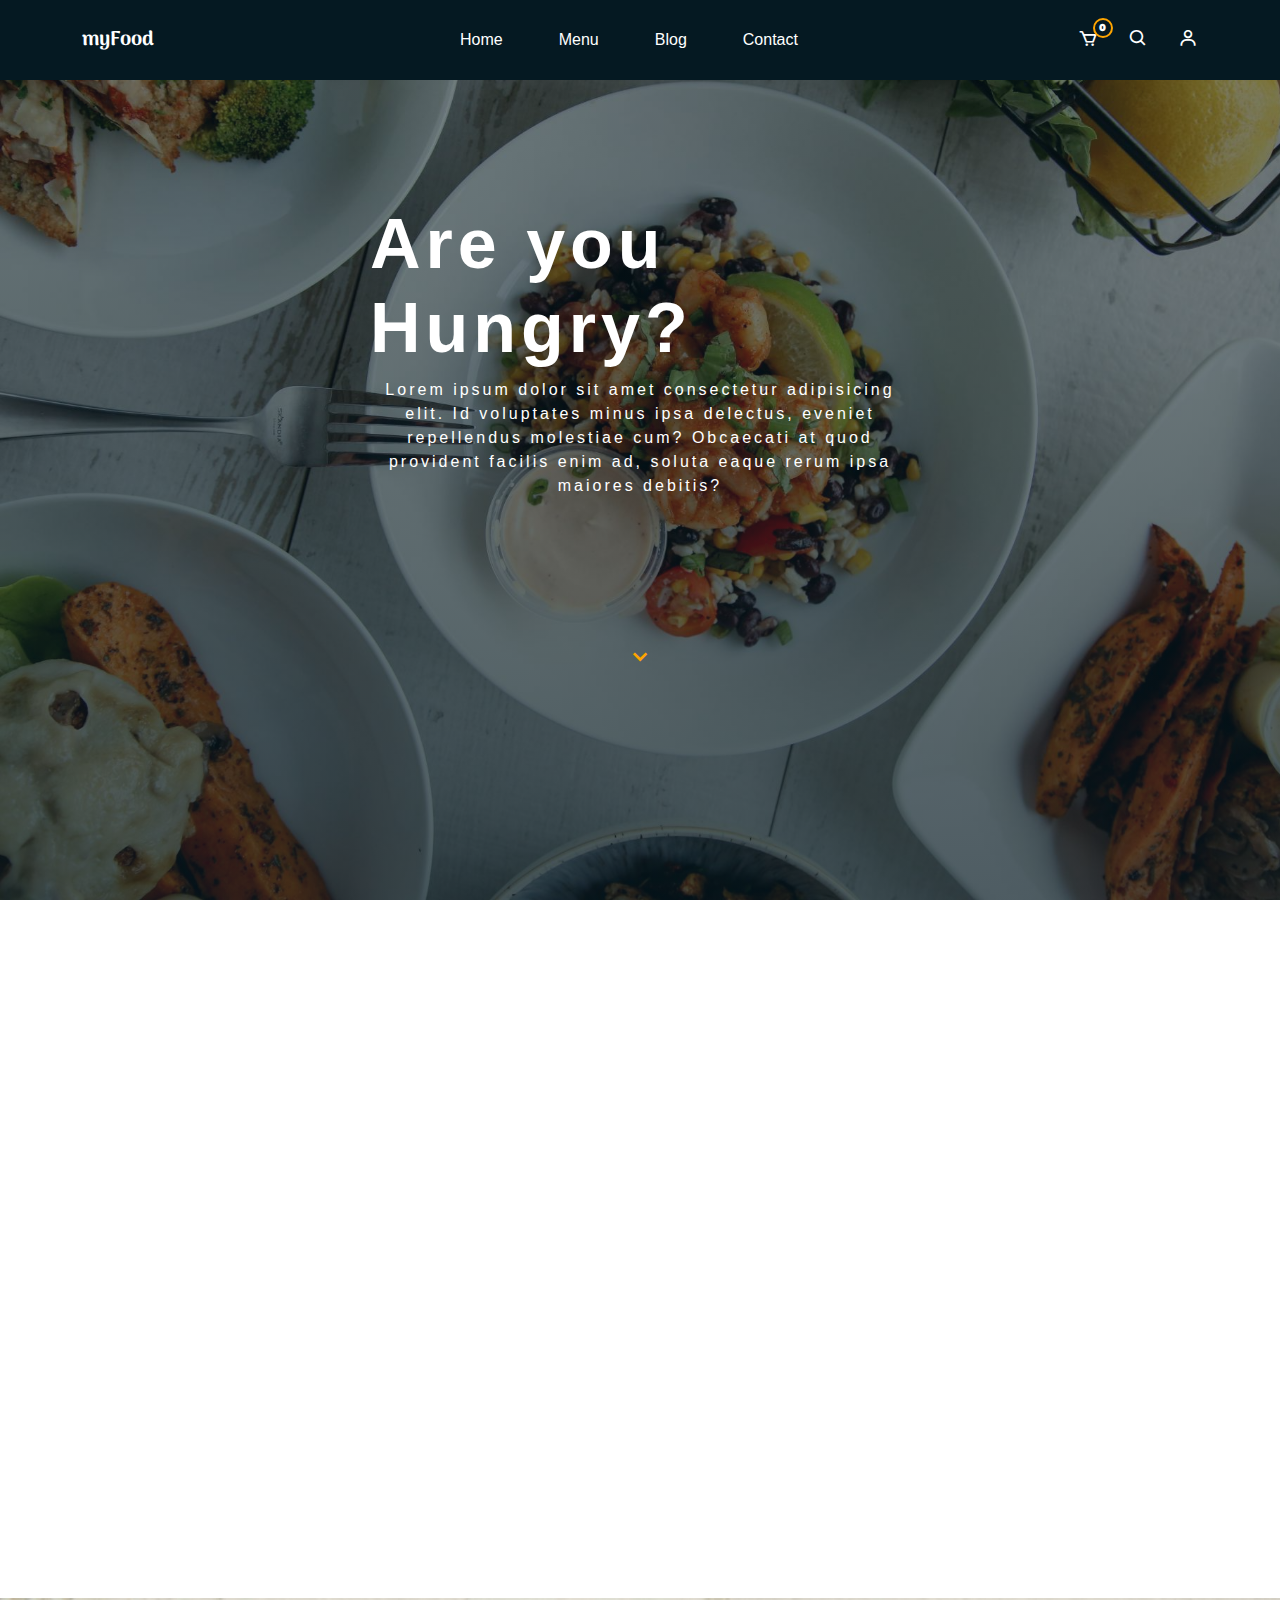
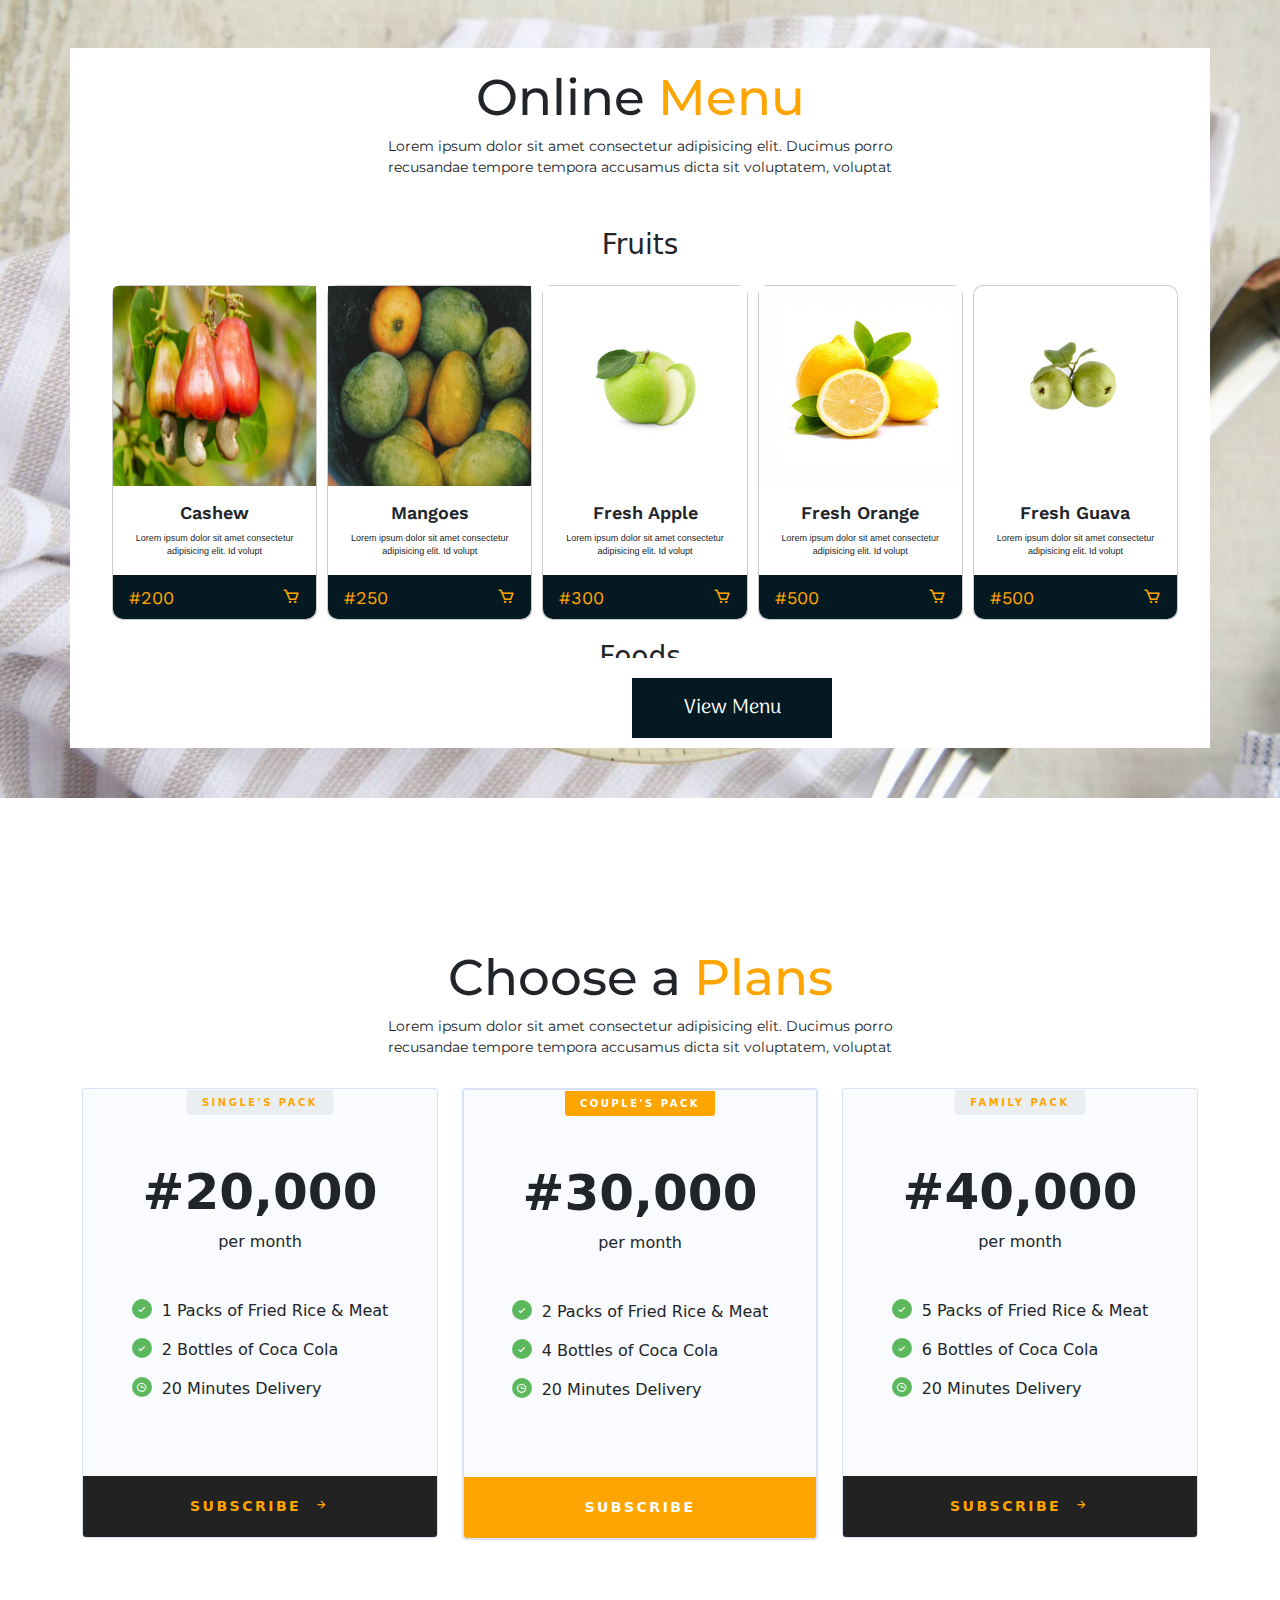
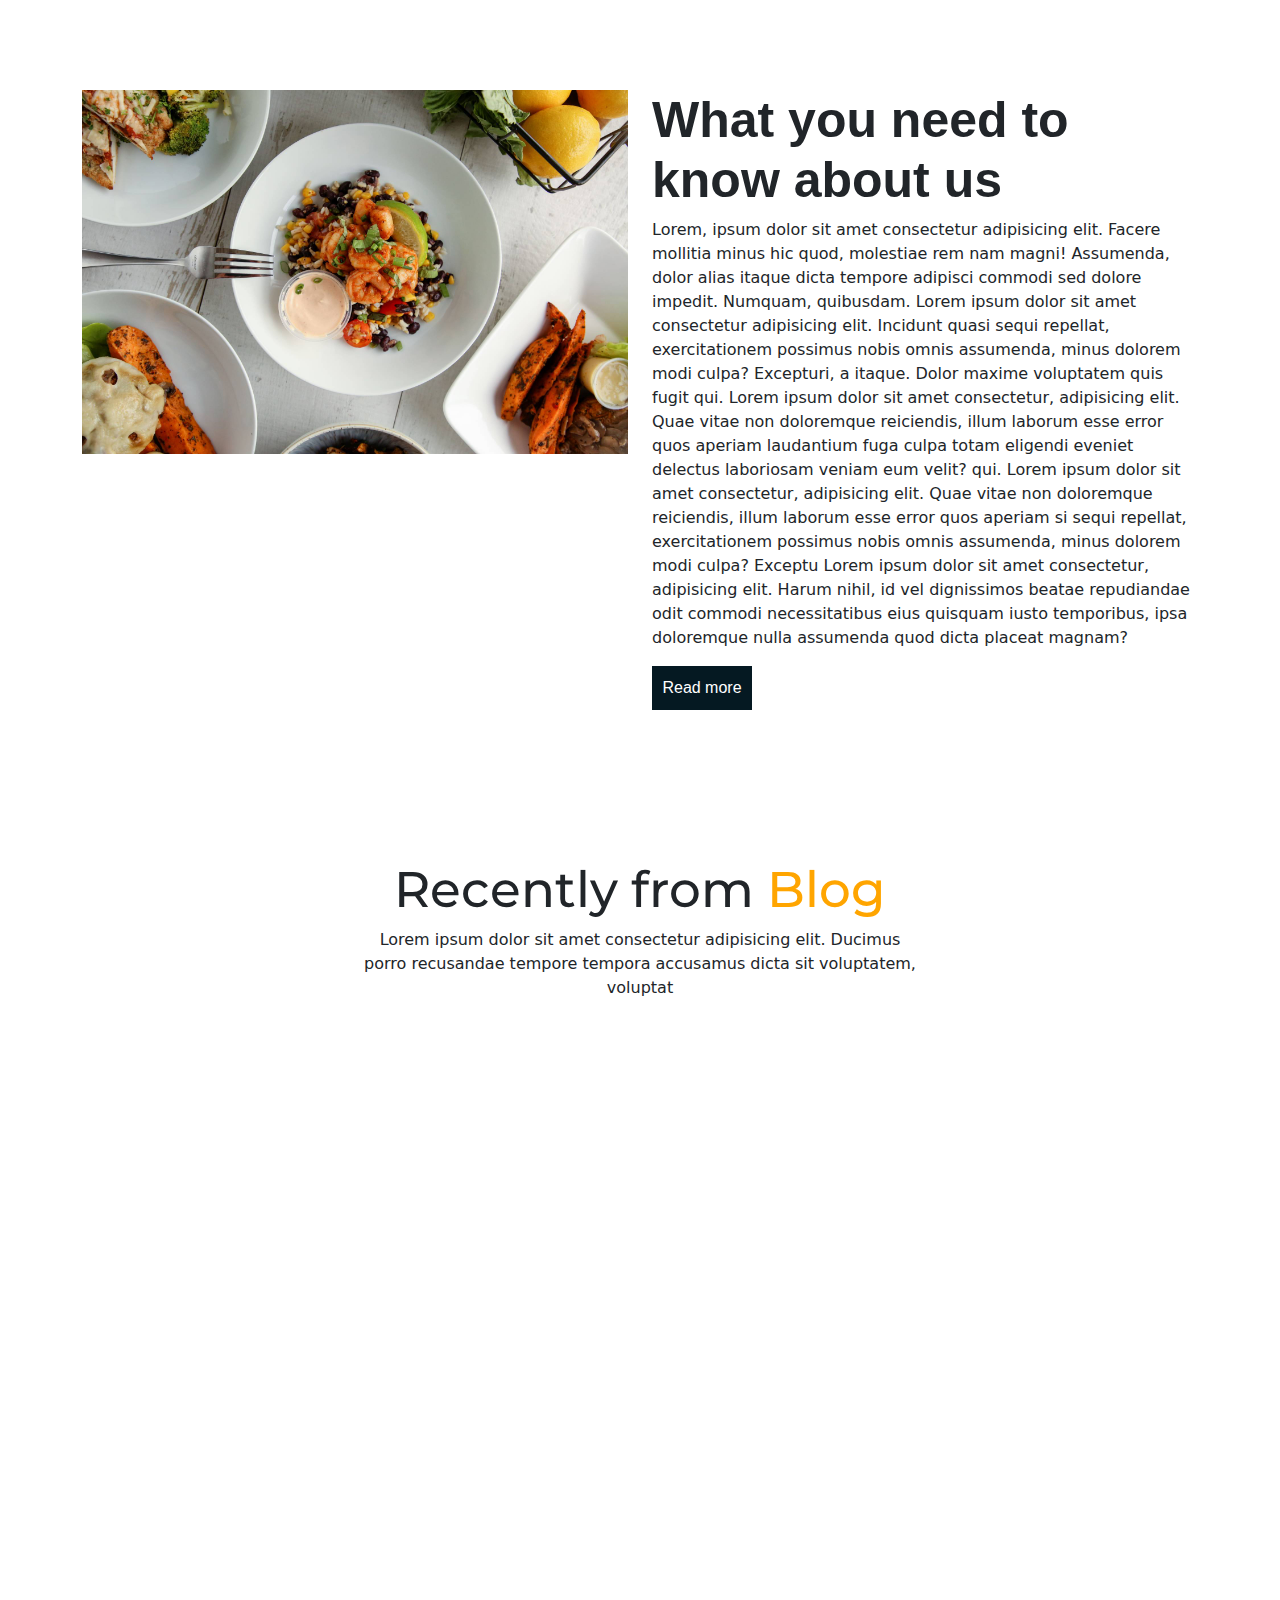
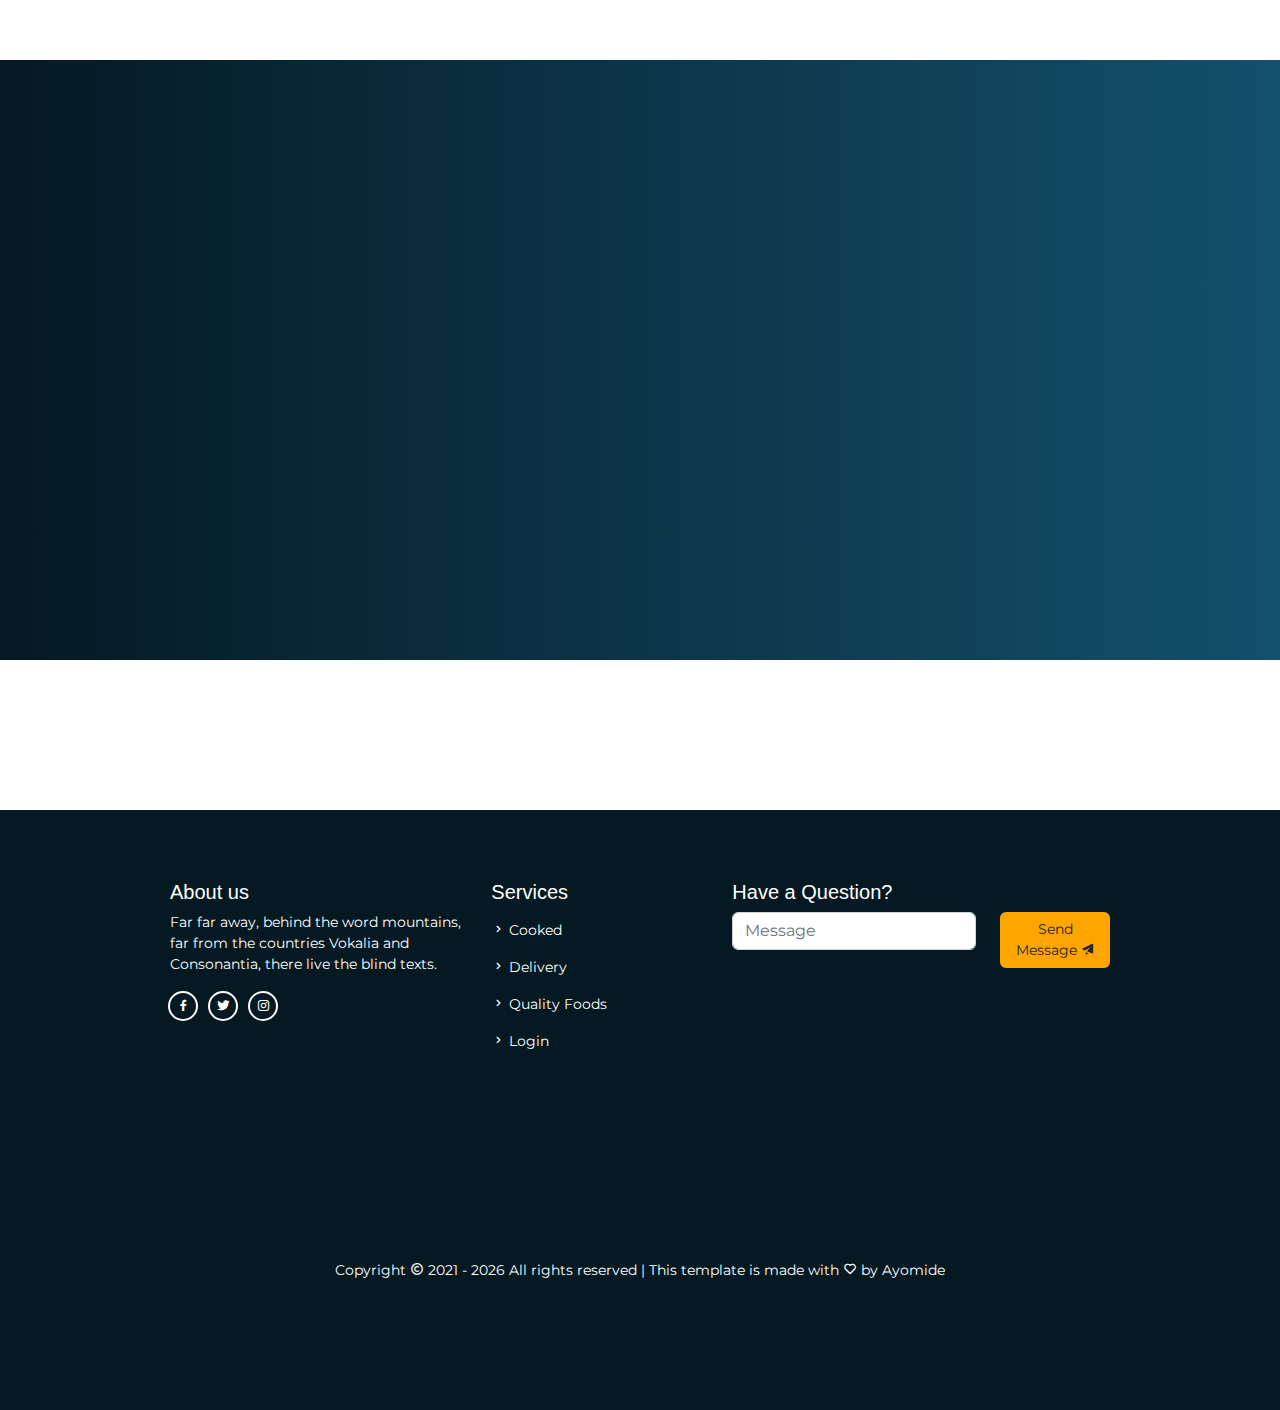
<file: index.html>
<!DOCTYPE html>
<html lang="en">
  <head>
    <meta charset="UTF-8" />
    <meta name="viewport" content="width=device-width, initial-scale=1.0" />
    <meta http-equiv="X-UA-Compatible" content="ie=edge" />
    <title>Home | myFood</title>
    <script src="https://ajax.googleapis.com/ajax/libs/jquery/3.6.0/jquery.min.js"></script>
    <link rel="stylesheet" href="./bootstrap/css/bootstrap.css" />
    <script src="./bootstrap/js/bootstrap.min.js"></script>
   <link rel="stylesheet" href="./css/aos.css">
    <link rel="stylesheet" href="./css/styles.css" />
    <link rel="stylesheet" href="./boxicons/css/boxicons.min.css" />
    <link rel="stylesheet" href="./css/animate.css">
    <script src="https://smtpjs.com/v3/smtp.js"></script>
    <script src="https://js.paystack.co/v1/inline.js"></script>
  </head>
  <body>
    <header>
      <nav class="navbar navbar-expand-lg bg-light" id="navbar">
        <div class="container">
          <a class="navbar-brand" href="#">myFood</a>
          <button
            class="navbar-toggler"
            type="button"
            data-bs-toggle="collapse"
            data-bs-target="#navbarSupportedContent"
            aria-controls="navbarSupportedContent"
            aria-expanded="false"
            aria-label="Toggle navigation"
          >
            <span class="navbar-toggler-icon"></span>
          </button>
          <div class="collapse navbar-collapse" id="navbarSupportedContent">
            <ul class="navbar-nav mx-auto mb-2 mb-lg-0">
              <li class="nav-item">
                <a class="nav-link" href="#">Home</a>
              </li>
              <li class="nav-item">
                  <a class="nav-link" href="./shop.html">Menu</a>
              </li>
              <li class="nav-item">
                  <a class="nav-link" href="#">Blog</a>
              </li>
              <li class="nav-item">
                <a class="nav-link" href="contact.html">Contact</a>
              </li>
            </ul>
            <ul class="navbar-nav ml-auto mb-2 mb-lg-0">
              <li class="nav-item">
                <!-- <button class="btn btn-primary login">Login</button> -->
                <a href="#" id="cart-info"><i class="bx bx-cart"></i><span class="cart-item" id="item-count">0</span>  </a>
              </li>
              <li class="nav-item">
                  <i class="bx bx-search"></i>
              </li>
              <li class="nav-item">
                    <a href="login.html" target="_blank"><i class="bx bx-user"></i></a>
              </li>
             
            </ul>
          </div>
        </div>
      </nav>

      <!-- Banner Area -->
      <div class="banner_area"  data-scrollax-parent="true">
        <h1>Are you Hungry?</h1>
        <p class="text-center">
          Lorem ipsum dolor sit amet consectetur adipisicing elit. Id voluptates
          minus ipsa delectus, eveniet repellendus molestiae cum? Obcaecati at
          quod provident facilis enim ad, soluta eaque rerum ipsa maiores
          debitis?
        </p>
        <div class="animated fadeInUp text-center scroll-down">
           <a href="#how-it-works"><i class="bx bx-chevron-down chevron-down"  onclick="getStarted()"></i></a>
        </div>
      </div>
    </header>
    <div id="cart" class="cart">
        <h3>Cart Item</h3>
      <span id="total">
          <h4>Total: <span>$</span>
          </span>
       <span id="cart-item-total"><span></span></span>
       <button class="btn btn-primary mt-5" onclick="payWithPaystack()" >Proceed to checkout</button>
    </div>
    <section id="how-it-works">
      <div class="container">
         <div class="text_area" data-aos="fade-up">
            <h2 class="text-center">How it<span style="color: orange"> Works </span></h2>
                <p class="text-center">Lorem ipsum dolor sit amet consectetur adipisicing elit. Ducimus porro recusandae tempore tempora accusamus dicta sit voluptatem, voluptat</p>
         </div>
        <div class="row order_area">
          <div class="col-lg-4 col-md-6 text-center" data-aos="fade-up" data-aos-delay="200">
            <svg
              width="100px"
              height="100px"
              viewBox="0 0 429 512"
              version="1.1"
              xmlns="http://www.w3.org/2000/svg"
              xmlns:xlink="http://www.w3.org/1999/xlink"
            >
              <!-- Generator: Sketch 52.5 (67469) - http://www.bohemiancoding.com/sketch -->
              <title>menu</title>
              <desc>Created with Sketch.</desc>
              <g
                id="Page-1"
                stroke="none"
                stroke-width="1"
                fill="none"
                fill-rule="evenodd"
              >
                <g id="menu" fill="orange">
                  <path
                    d="M135.746094,380.710938 C134.757812,382.507812 133.226562,383.046875 131.789062,383.046875 C130.351562,383.046875 128.914062,382.507812 127.925781,380.710938 L117.585938,361.292969 L117.585938,400.664062 C117.585938,403.09375 114.621094,404.351562 111.746094,404.351562 C108.777344,404.351562 105.902344,403.09375 105.902344,400.664062 L105.902344,344.480469 C105.902344,340.167969 108.777344,338.640625 111.746094,338.640625 C115.96875,338.640625 117.859375,339.539062 120.824219,344.839844 L131.882812,364.976562 L142.9375,344.839844 C145.90625,339.539062 147.882812,338.640625 152.109375,338.640625 C155.074219,338.640625 157.949219,340.167969 157.949219,344.480469 L157.949219,400.664062 C157.949219,403.09375 154.984375,404.351562 152.109375,404.351562 C149.140625,404.351562 146.265625,403.09375 146.265625,400.664062 L146.265625,362.011719 L135.746094,380.710938 Z"
                    id="Path"
                  ></path>
                  <path
                    d="M190.484375,366.863281 L204.148438,366.863281 C206.484375,366.863281 207.832031,369.113281 207.832031,371.539062 C207.832031,373.605469 206.664062,376.035156 204.148438,376.035156 L190.484375,376.035156 L190.484375,394.101562 L215.921875,394.101562 C218.261719,394.101562 219.609375,396.527344 219.609375,399.316406 C219.609375,401.742188 218.441406,404.351562 215.921875,404.351562 L183.921875,404.351562 C181.316406,404.351562 178.796875,403.089844 178.796875,400.664062 L178.796875,342.324219 C178.796875,339.898438 181.3125,338.636719 183.921875,338.636719 L215.921875,338.636719 C218.441406,338.636719 219.609375,341.246094 219.609375,343.671875 C219.609375,346.460938 218.261719,348.886719 215.921875,348.886719 L190.484375,348.886719 L190.484375,366.863281 Z"
                    id="Path"
                  ></path>
                  <path
                    d="M267.519531,400.664062 L248.191406,364.527344 L248.191406,400.664062 C248.191406,403.09375 245.226562,404.351562 242.347656,404.351562 C239.382812,404.351562 236.503906,403.09375 236.503906,400.664062 L236.503906,342.324219 C236.503906,339.808594 239.382812,338.640625 242.347656,338.640625 C246.574219,338.640625 248.28125,339.539062 251.070312,344.839844 L268.417969,378.371094 L268.417969,342.234375 C268.417969,339.71875 271.292969,338.636719 274.261719,338.636719 C277.136719,338.636719 280.101562,339.714844 280.101562,342.234375 L280.101562,400.664062 C280.101562,403.089844 277.136719,404.351562 274.261719,404.351562 C271.472656,404.351562 269.046875,403.453125 267.519531,400.664062 Z"
                    id="Path"
                  ></path>
                  <path
                    d="M332.148438,342.234375 C332.148438,339.71875 335.023438,338.640625 337.988281,338.640625 C340.867188,338.640625 343.832031,339.71875 343.832031,342.234375 L343.832031,384.304688 C343.832031,399.316406 334.304688,404.890625 322.257812,404.890625 C310.121094,404.890625 300.683594,399.316406 300.683594,384.304688 L300.683594,342.234375 C300.683594,339.71875 303.558594,338.640625 306.527344,338.640625 C309.402344,338.640625 312.367188,339.71875 312.367188,342.234375 L312.367188,384.304688 C312.367188,391.316406 316.054688,394.644531 322.257812,394.644531 C328.460938,394.644531 332.144531,391.316406 332.144531,384.304688 L332.144531,342.234375 L332.148438,342.234375 Z"
                    id="Path"
                  ></path>
                  <path
                    d="M355.257812,422.148438 L312.527344,422.148438 C308.332031,422.148438 304.933594,425.546875 304.933594,429.738281 C304.933594,433.933594 308.332031,437.328125 312.527344,437.328125 L355.257812,437.328125 C359.453125,437.328125 362.847656,433.933594 362.847656,429.738281 C362.847656,425.546875 359.453125,422.148438 355.257812,422.148438 Z"
                    id="Path"
                  ></path>
                  <path
                    d="M277.207031,422.148438 L104.265625,422.148438 C100.074219,422.148438 96.675781,425.546875 96.675781,429.738281 C96.675781,433.933594 100.074219,437.328125 104.265625,437.328125 L277.207031,437.328125 C281.402344,437.328125 284.796875,433.933594 284.796875,429.738281 C284.796875,425.546875 281.402344,422.148438 277.207031,422.148438 Z"
                    id="Path"
                  ></path>
                  <path
                    d="M355.257812,306.242188 L104.265625,306.242188 C100.074219,306.242188 96.675781,309.640625 96.675781,313.832031 C96.675781,318.023438 100.074219,321.421875 104.265625,321.421875 L355.257812,321.421875 C359.453125,321.421875 362.847656,318.023438 362.847656,313.832031 C362.847656,309.640625 359.453125,306.242188 355.257812,306.242188 Z"
                    id="Path"
                  ></path>
                  <path
                    d="M351.035156,212.128906 L343.667969,212.128906 C340.824219,159.828125 302.59375,116.789062 252.558594,106.601562 L254.023438,92.597656 C254.503906,88.027344 253.011719,83.449219 249.9375,80.039062 C246.863281,76.625 242.464844,74.667969 237.871094,74.667969 L221.65625,74.667969 C217.058594,74.667969 212.664062,76.628906 209.585938,80.039062 C206.511719,83.453125 205.023438,88.03125 205.503906,92.597656 L206.96875,106.601562 C156.933594,116.789062 118.703125,159.824219 115.859375,212.125 L108.492188,212.125 C101.976562,212.125 96.675781,217.425781 96.675781,223.941406 L96.675781,239.605469 C96.675781,246.121094 101.976562,251.421875 108.492188,251.421875 L351.03125,251.421875 C357.546875,251.421875 362.847656,246.121094 362.847656,239.605469 L362.847656,223.941406 C362.847656,217.429688 357.550781,212.128906 351.035156,212.128906 Z M220.867188,90.199219 C221.078125,89.96875 221.339844,89.851562 221.65625,89.851562 L237.871094,89.851562 C238.183594,89.851562 238.449219,89.96875 238.660156,90.199219 C238.871094,90.433594 238.960938,90.710938 238.925781,91.019531 L237.507812,104.582031 C234.949219,104.410156 232.367188,104.3125 229.765625,104.3125 C227.160156,104.3125 224.582031,104.410156 222.023438,104.582031 L220.601562,91.019531 C220.570312,90.710938 220.660156,90.433594 220.867188,90.199219 Z M347.667969,236.242188 L111.859375,236.242188 L111.859375,227.308594 L143.847656,227.308594 C148.042969,227.308594 151.441406,223.910156 151.441406,219.71875 C151.441406,215.527344 148.042969,212.128906 143.847656,212.128906 L131.070312,212.128906 C134.3125,160.503906 177.335938,119.496094 229.761719,119.496094 C282.191406,119.496094 325.214844,160.503906 328.457031,212.128906 L179.167969,212.128906 C174.972656,212.128906 171.578125,215.527344 171.578125,219.71875 C171.578125,223.910156 174.972656,227.308594 179.167969,227.308594 L347.667969,227.308594 L347.667969,236.242188 Z"
                    id="Shape"
                    fill-rule="nonzero"
                  ></path>
                  <path
                    d="M409.484375,0 L50.042969,0 C39.386719,0 30.714844,8.671875 30.714844,19.328125 L30.714844,33.039062 L23.632812,33.039062 C10.601562,33.039062 2.84217094e-14,43.644531 2.84217094e-14,56.675781 C2.84217094e-14,69.707031 10.601562,80.3125 23.632812,80.3125 L30.714844,80.3125 L30.714844,112.769531 L23.632812,112.769531 C10.601562,112.769531 2.84217094e-14,123.371094 2.84217094e-14,136.40625 C2.84217094e-14,149.4375 10.601562,160.039062 23.632812,160.039062 L30.714844,160.039062 L30.714844,192.5 L23.632812,192.5 C10.601562,192.5 2.84217094e-14,203.101562 2.84217094e-14,216.136719 C2.84217094e-14,229.167969 10.601562,239.769531 23.632812,239.769531 L30.714844,239.769531 L30.714844,272.230469 L23.632812,272.230469 C10.601562,272.230469 2.84217094e-14,282.832031 2.84217094e-14,295.863281 C2.84217094e-14,308.898438 10.601562,319.5 23.632812,319.5 L30.714844,319.5 L30.714844,351.960938 L23.632812,351.960938 C10.601562,351.960938 2.84217094e-14,362.5625 2.84217094e-14,375.59375 C2.84217094e-14,388.628906 10.601562,399.230469 23.632812,399.230469 L30.714844,399.230469 L30.714844,431.691406 L23.632812,431.691406 C10.601562,431.691406 2.84217094e-14,442.292969 2.84217094e-14,455.324219 C2.84217094e-14,468.355469 10.601562,478.960938 23.632812,478.960938 L30.714844,478.960938 L30.714844,492.671875 C30.714844,503.328125 39.386719,512 50.042969,512 L409.484375,512 C420.140625,512 428.816406,503.328125 428.816406,492.671875 L428.816406,19.328125 C428.816406,8.671875 420.140625,-5.68434189e-14 409.484375,0 Z M30.710938,65.132812 L23.632812,65.132812 C18.972656,65.132812 15.179688,61.339844 15.179688,56.675781 C15.179688,52.015625 18.972656,48.222656 23.632812,48.222656 L30.710938,48.222656 L30.710938,65.132812 Z M30.710938,144.859375 L23.632812,144.859375 C18.972656,144.859375 15.179688,141.066406 15.179688,136.40625 C15.179688,131.742188 18.972656,127.953125 23.632812,127.953125 L30.710938,127.953125 L30.710938,144.859375 Z M30.710938,224.589844 L23.632812,224.589844 C18.972656,224.589844 15.179688,220.796875 15.179688,216.136719 C15.179688,211.472656 18.972656,207.679688 23.632812,207.679688 L30.710938,207.679688 L30.710938,224.589844 Z M30.710938,304.320312 L23.632812,304.320312 C18.972656,304.320312 15.179688,300.527344 15.179688,295.863281 C15.179688,291.203125 18.972656,287.410156 23.632812,287.410156 L30.710938,287.410156 L30.710938,304.320312 Z M30.710938,384.046875 L23.632812,384.046875 C18.972656,384.046875 15.179688,380.257812 15.179688,375.59375 C15.179688,370.933594 18.972656,367.140625 23.632812,367.140625 L30.710938,367.140625 L30.710938,384.046875 Z M30.710938,463.777344 L23.632812,463.777344 C18.972656,463.777344 15.179688,459.984375 15.179688,455.324219 C15.179688,450.660156 18.972656,446.871094 23.632812,446.871094 L30.710938,446.871094 L30.710938,463.777344 Z M413.632812,492.667969 C413.632812,494.957031 411.773438,496.820312 409.484375,496.820312 L50.042969,496.820312 C47.753906,496.820312 45.894531,494.957031 45.894531,492.667969 L45.894531,19.328125 C45.894531,17.042969 47.753906,15.179688 50.042969,15.179688 L409.484375,15.179688 C411.773438,15.179688 413.632812,17.042969 413.632812,19.328125 L413.632812,492.667969 Z"
                    id="Shape"
                    fill-rule="nonzero"
                  ></path>
                </g>
              </g>
            </svg>
            <h3 class="text-center">Place Order</h3>
           <p>Lorem, ipsum dolor sit amet consectetur adipisicing elit. Dolorem in totam dolores.</p>
          </div>
          <div class="col-lg-4 col-md-6" data-aos="fade-up" data-aos-delay="300">   
            <svg width="100px" height="100px" viewBox="0 0 386 411" version="1.1" xmlns="http://www.w3.org/2000/svg" xmlns:xlink="http://www.w3.org/1999/xlink">
            <!-- Generator: Sketch 52.5 (67469) - http://www.bohemiancoding.com/sketch -->
            <title>cooking</title>
            <desc>Created with Sketch.</desc>
            <g id="Page-1" stroke="none" stroke-width="1" fill="none" fill-rule="evenodd">
                <g id="cooking" fill="#000" fill-rule="nonzero">
                    <path d="M341.938,17.072 C338.033,13.167 338.033,6.835 341.938,2.93 C345.844,-0.976 352.174,-0.976 356.081,2.93 L357.426,4.274 C361.331,8.179 361.331,14.511 357.426,18.416 C355.473,20.369 352.914,21.345 350.355,21.345 C347.796,21.345 345.237,20.369 343.284,18.416 L341.938,17.072 Z M340.593,128.427 C356.54,128.427 369.515,141.401 369.515,157.347 C369.515,173.293 356.54,186.267 340.593,186.267 C324.646,186.267 311.672,173.293 311.672,157.347 C311.672,141.401 324.646,128.427 340.593,128.427 Z M340.593,148.427 C335.674,148.427 331.672,152.429 331.672,157.347 C331.672,162.266 335.674,166.267 340.593,166.267 C345.513,166.267 349.515,162.266 349.515,157.347 C349.515,152.429 345.513,148.427 340.593,148.427 Z M385.905,273.341 L385.905,285.331 C385.905,300.953 373.196,313.662 357.575,313.662 L349.243,313.662 L349.243,367.577 C349.243,391.282 329.958,410.567 306.253,410.567 L80.315,410.567 C56.611,410.567 37.326,391.282 37.326,367.577 L37.326,313.662 L28.994,313.662 C13.372,313.662 0.663,300.953 0.663,285.331 L0.663,273.341 C0.663,257.719 13.372,245.01 28.994,245.01 L37.326,245.01 L37.326,215.459 C37.326,209.936 41.804,205.459 47.326,205.459 L339.243,205.459 C344.765,205.459 349.243,209.936 349.243,215.459 L349.243,245.01 L357.575,245.01 C373.196,245.01 385.905,257.719 385.905,273.341 Z M37.325,265.01 L28.993,265.01 C24.399,265.01 20.662,268.747 20.662,273.341 L20.662,285.331 C20.662,289.925 24.399,293.662 28.993,293.662 L37.325,293.662 L37.325,265.01 Z M329.242,225.459 L57.325,225.459 L57.325,367.577 C57.325,380.254 67.638,390.567 80.314,390.567 L306.252,390.567 C318.929,390.567 329.242,380.254 329.242,367.577 L329.242,225.459 Z M365.905,273.341 C365.905,268.747 362.168,265.01 357.575,265.01 L349.243,265.01 L349.243,293.662 L357.575,293.662 C362.168,293.662 365.905,289.925 365.905,285.331 L365.905,273.341 Z M314.242,80.148 C316.8,80.148 319.358,79.172 321.31,77.222 L322.656,75.877 C326.563,71.973 326.565,65.642 322.661,61.735 C318.759,57.827 312.426,57.826 308.519,61.73 L307.173,63.075 C303.266,66.979 303.264,73.31 307.168,77.217 C309.121,79.171 311.682,80.148 314.242,80.148 Z M231.356,185.687 C231.356,191.21 235.834,195.687 241.356,195.687 C246.878,195.687 251.356,191.21 251.356,185.687 C251.356,177.788 257.783,171.361 265.681,171.361 C273.58,171.361 280.007,177.788 280.007,185.687 C280.007,191.21 284.485,195.687 290.007,195.687 C295.529,195.687 300.007,191.21 300.007,185.687 C300.007,166.76 284.609,151.361 265.681,151.361 C246.754,151.361 231.356,166.759 231.356,185.687 Z M44.58,170.719 C43.309,165.344 46.636,159.957 52.011,158.686 L160.647,133.001 L158.731,124.892 C155.137,109.689 164.582,94.397 179.784,90.804 L191.452,88.046 C206.649,84.452 221.946,93.895 225.541,109.097 L227.459,117.206 L336.094,91.52 C341.467,90.251 346.856,93.576 348.126,98.951 C349.397,104.326 346.07,109.713 340.695,110.984 L56.613,178.15 C55.84,178.333 55.065,178.421 54.303,178.421 C49.773,178.42 45.668,175.32 44.58,170.719 Z M178.194,120.291 L180.111,128.399 L207.995,121.806 L206.078,113.698 C205.173,109.87 201.744,107.283 197.971,107.283 C197.338,107.283 196.697,107.356 196.054,107.507 L184.386,110.266 C179.914,111.324 177.137,115.82 178.194,120.291 Z" id="Shape"></path>
                </g>
            </g>
        </svg>
        <h3 class="text-center">Cook</h3>
        <p>Lorem ipsum dolor sit amet consectetur adipisicing elit. Nostrum quia laudantium quisquam ex doloribus</p>
    </div>
          <div class="col-lg-4 col-md-6" data-aos="fade-up" data-aos-delay="600">   
            <svg width="100px" height="100px" viewBox="0 0 386 411" version="1.1" xmlns="http://www.w3.org/2000/svg" xmlns:xlink="http://www.w3.org/1999/xlink">
            <!-- Generator: Sketch 52.5 (67469) - http://www.bohemiancoding.com/sketch -->
            <title>cooking</title>
            <desc>Created with Sketch.</desc>
            <g id="Page-1" stroke="none" stroke-width="1" fill="none" fill-rule="evenodd">
                <g id="cooking" fill="orange" fill-rule="nonzero">
                    <path d="M341.938,17.072 C338.033,13.167 338.033,6.835 341.938,2.93 C345.844,-0.976 352.174,-0.976 356.081,2.93 L357.426,4.274 C361.331,8.179 361.331,14.511 357.426,18.416 C355.473,20.369 352.914,21.345 350.355,21.345 C347.796,21.345 345.237,20.369 343.284,18.416 L341.938,17.072 Z M340.593,128.427 C356.54,128.427 369.515,141.401 369.515,157.347 C369.515,173.293 356.54,186.267 340.593,186.267 C324.646,186.267 311.672,173.293 311.672,157.347 C311.672,141.401 324.646,128.427 340.593,128.427 Z M340.593,148.427 C335.674,148.427 331.672,152.429 331.672,157.347 C331.672,162.266 335.674,166.267 340.593,166.267 C345.513,166.267 349.515,162.266 349.515,157.347 C349.515,152.429 345.513,148.427 340.593,148.427 Z M385.905,273.341 L385.905,285.331 C385.905,300.953 373.196,313.662 357.575,313.662 L349.243,313.662 L349.243,367.577 C349.243,391.282 329.958,410.567 306.253,410.567 L80.315,410.567 C56.611,410.567 37.326,391.282 37.326,367.577 L37.326,313.662 L28.994,313.662 C13.372,313.662 0.663,300.953 0.663,285.331 L0.663,273.341 C0.663,257.719 13.372,245.01 28.994,245.01 L37.326,245.01 L37.326,215.459 C37.326,209.936 41.804,205.459 47.326,205.459 L339.243,205.459 C344.765,205.459 349.243,209.936 349.243,215.459 L349.243,245.01 L357.575,245.01 C373.196,245.01 385.905,257.719 385.905,273.341 Z M37.325,265.01 L28.993,265.01 C24.399,265.01 20.662,268.747 20.662,273.341 L20.662,285.331 C20.662,289.925 24.399,293.662 28.993,293.662 L37.325,293.662 L37.325,265.01 Z M329.242,225.459 L57.325,225.459 L57.325,367.577 C57.325,380.254 67.638,390.567 80.314,390.567 L306.252,390.567 C318.929,390.567 329.242,380.254 329.242,367.577 L329.242,225.459 Z M365.905,273.341 C365.905,268.747 362.168,265.01 357.575,265.01 L349.243,265.01 L349.243,293.662 L357.575,293.662 C362.168,293.662 365.905,289.925 365.905,285.331 L365.905,273.341 Z M314.242,80.148 C316.8,80.148 319.358,79.172 321.31,77.222 L322.656,75.877 C326.563,71.973 326.565,65.642 322.661,61.735 C318.759,57.827 312.426,57.826 308.519,61.73 L307.173,63.075 C303.266,66.979 303.264,73.31 307.168,77.217 C309.121,79.171 311.682,80.148 314.242,80.148 Z M231.356,185.687 C231.356,191.21 235.834,195.687 241.356,195.687 C246.878,195.687 251.356,191.21 251.356,185.687 C251.356,177.788 257.783,171.361 265.681,171.361 C273.58,171.361 280.007,177.788 280.007,185.687 C280.007,191.21 284.485,195.687 290.007,195.687 C295.529,195.687 300.007,191.21 300.007,185.687 C300.007,166.76 284.609,151.361 265.681,151.361 C246.754,151.361 231.356,166.759 231.356,185.687 Z M44.58,170.719 C43.309,165.344 46.636,159.957 52.011,158.686 L160.647,133.001 L158.731,124.892 C155.137,109.689 164.582,94.397 179.784,90.804 L191.452,88.046 C206.649,84.452 221.946,93.895 225.541,109.097 L227.459,117.206 L336.094,91.52 C341.467,90.251 346.856,93.576 348.126,98.951 C349.397,104.326 346.07,109.713 340.695,110.984 L56.613,178.15 C55.84,178.333 55.065,178.421 54.303,178.421 C49.773,178.42 45.668,175.32 44.58,170.719 Z M178.194,120.291 L180.111,128.399 L207.995,121.806 L206.078,113.698 C205.173,109.87 201.744,107.283 197.971,107.283 C197.338,107.283 196.697,107.356 196.054,107.507 L184.386,110.266 C179.914,111.324 177.137,115.82 178.194,120.291 Z" id="Shape"></path>
                </g>
            </g>
        </svg>
        <h3 class="text-center">Pickup / Deliver</h3>
        <p>Lorem ipsum dolor sit amet consectetur adipisicing elit. Nostrum quia laudantium quisquam ex doloribus</p>
    </div>
          <div class="col-md-4"></div>
        </div>
      </div>
    </section>
    <section id="menu_area" id="menu">
        <div class="container">
            <div class="online_menu">
                    <div class="text_area">
                            <h2 class="text-center">Online <span style="color: orange">Menu</span></h2>
                            <p class="text-center">Lorem ipsum dolor sit amet consectetur adipisicing elit. Ducimus porro recusandae tempore tempora accusamus dicta sit voluptatem, voluptat</p>
                     </div>
               <div class="inner_menu">
                    <div class="row row-cols-1">
                        <h3 class="text-center mb-4">Fruits</h3>
                        <div class="card-group">
                            <div class="card">
                              <img class="card-img-top" src="./img/fruits/1.jpg" alt="Card image cap">
                              <div class="card-body text-center">
                                <h4 class="card-title">Cashew</h4>
                                <p class="card-text">Lorem ipsum dolor sit amet consectetur adipisicing elit. Id volupt</p>
                              </div>
                              <div class="card-footer">
                                <small class="text item-price">#200</small>
                                <small class="text"><span class="store-item-icon"><i class="bx bx-cart"></i></span></small>
                              </div>
                            </div>
                            <div class="card">
                                    <img class="card-img-top" src="./img/fruits/2.jpg" alt="Card image cap">
                                    <div class="card-body text-center">
                                      <h4 class="card-title">Mangoes</h4>
                                      <p class="card-text">Lorem ipsum dolor sit amet consectetur adipisicing elit. Id volupt</p>
                                    </div>
                                    <div class="card-footer">
                                      <small class="text item-price">#250</small>
                                      <small class="text"><span class="store-item-icon"><i class="bx bx-cart"></i></span></small>
                                    </div>
                                  </div>
                            <div class="card">
                              <img class="card-img-top" src="./img/fruits/product-img-5.jpg" alt="Card image cap">
                              <div class="card-body text-center">
                                <h4 class="card-title">Fresh Apple</h4>
                                <p class="card-text">Lorem ipsum dolor sit amet consectetur adipisicing elit. Id volupt</p>
                              </div>
                              <div class="card-footer">
                                <small class="text item-price">#300</small>
                                <small class="text"><span class="store-item-icon"><i class="bx bx-cart"></i></span></small>
                              </div>
                            </div>
                            <div class="card">
                              <img class="card-img-top" src="./img/fruits/product-img-3.jpg" alt="Card image cap">
                              <div class="card-body text-center">
                                <h4 class="card-title">Fresh Orange</h4>
                                <p class="card-text">Lorem ipsum dolor sit amet consectetur adipisicing elit. Id volupt</p>
                              </div>
                              <div class="card-footer">
                                <small class="text item-price">#500</small>
                                <small class="text"><span class="store-item-icon"><i class="bx bx-cart"></i></span></small>
                              </div>
                            </div>
                            <div class="card">
                              <img class="card-img-top" src="./img/fruits/guava.png" alt="Card image cap">
                              <div class="card-body text-center">
                                  <h4 class="card-title">Fresh Guava</h4>
                                <p class="card-text">Lorem ipsum dolor sit amet consectetur adipisicing elit. Id volupt</p>
                              </div>
                              <div class="card-footer">
                                <small class="text item-price">#500</small>
                                <small class="text"><span class="store-item-icon"><i class="bx bx-cart"></i></span></small>
                              </div>
                            </div>
                          </div>
                            <h3 class="text-center mb-4">Foods</h3>
                                <div class="card-group">
                                        <div class="card">
                                          <img class="card-img-top" src="./img/jollof.jpg" alt="Card image cap">
                                          <div class="card-body text-center">
                                            <h4 class="card-title">Jollof Rice</h4>
                                            <p class="card-text">Lorem ipsum dolor sit amet consectetur adipisicing elit. Id volupt</p>
                                          </div>
                                          <div class="card-footer">
                                            <small class="text item-price">#1,200</small>
                                            <small class="text"><span class="store-item-icon"><i class="bx bx-cart"></i></span></small>
                                          </div>
                                        </div>
                                        <div class="card">
                                                <img class="card-img-top" src="./img/beans.jpg" alt="Card image cap">
                                                <div class="card-body text-center">
                                                  <h4 class="card-title">Beans</h4>
                                                  <p class="card-text">Lorem ipsum dolor sit amet consectetur adipisicing elit. Id volupt</p>
                                                </div>
                                                <div class="card-footer">
                                                  <small class="text item-price">#500</small>
                                                  <small class="text"><span class="store-item-icon"><i class="bx bx-cart"></i></span></small>
                                                </div>
                                              </div>
                                        <div class="card">
                                          <img class="card-img-top" src="./img/69.jpg" alt="Card image cap">
                                          <div class="card-body text-center">
                                            <h4 class="card-title">Beans</h4>
                                            <p class="card-text">Lorem ipsum dolor sit amet consectetur adipisicing elit. Id volupt</p>
                                          </div>
                                          <div class="card-footer">
                                            <small class="text item-price">#500</small>
                                            <small class="text"><span class="store-item-icon"><i class="bx bx-cart"></i></span></small>
                                          </div>
                                        </div>
                                        <div class="card">
                                          <img class="card-img-top" src="./img/ofada-rice.jpg" alt="Card image cap">
                                          <div class="card-body text-center">
                                            <h4 class="card-title">Ofada Rice</h4>
                                            <p class="card-text">Lorem ipsum dolor sit amet consectetur adipisicing elit. Id volupt</p>
                                          </div>
                                          <div class="card-footer">
                                            <small class="text item-price">#500</small>
                                            <small class="text"><span class="store-item-icon"><i class="bx bx-cart"></i></span></small>
                                          </div>
                                        </div>
                                        <div class="card">
                                          <img class="card-img-top" src="./img/eba-egusi.jpg" alt="Card image cap">
                                          <div class="card-body text-center">
                                            <h4 class="card-title">Eba & Egusi Soup</h4>
                                            <p class="card-text">Lorem ipsum dolor sit amet consectetur adipisicing elit. Id volupt</p>
                                          </div>
                                          <div class="card-footer">
                                            <small class="text item-price">#500</small>
                                            <small class="text"><span class="store-item-icon"><i class="bx bx-cart"></i></span></small>
                                          </div>
                                        </div>
                                      </div>
                        </div>
                        <h3 class="text-center mb-4">Snacks</h3>
                        <div class="card-group">
                              
                                <div class="card">
                                        <img class="card-img-top" src="./img/burger-restaurant.jpg" alt="Card image cap">
                                        <div class="card-body text-center">
                                          <h4 class="card-title">Beef Burger</h4>
                                          <p class="card-text">Lorem ipsum dolor sit amet consectetur adipisicing elit. Id volupt</p>
                                        </div>
                                        <div class="card-footer">
                                          <small class="text item-price">#500</small>
                                          <small class="text"><span class="store-item-icon"><i class="bx bx-cart"></i></span></small>
                                        </div>
                                      </div>
                                 <div class="card">
                                          <img class="card-img-top" src="./img/chicago-hot-dog.jpg" alt="Card image cap">
                                          <div class="card-body text-center">
                                            <h4 class="card-title">Burger</h4>
                                            <p class="card-text">Lorem ipsum dolor sit amet consectetur adipisicing elit. Id volupt</p>
                                          </div>
                                          <div class="card-footer">
                                            <small class="text item-price">#500</small>
                                            <small class="text"><span class="store-item-icon"><i class="bx bx-cart"></i></span></small>
                                          </div>
                                        </div>
                                        <div class="card">
                                                <img class="card-img-top" src="./img/pepperoni-pizza-in-box.jpg" alt="Card image cap">
                                                <div class="card-body text-center">
                                                  <h4 class="card-title">Pizza</h4>
                                                  <p class="card-text">Lorem ipsum dolor sit amet consectetur adipisicing elit. Id volupt</p>
                                                </div>
                                                <div class="card-footer">
                                                  <small class="text item-price">#500</small>
                                                  <small class="text"><span class="store-item-icon"><i class="bx bx-cart"></i></span></small>
                                                </div>
                                              </div>
                                <div class="card">
                                          <img class="card-img-top" src="./img/burger.png" alt="Card image cap">
                                          <div class="card-body text-center">
                                            <h4 class="card-title">Beans</h4>
                                            <p class="card-text">Lorem ipsum dolor sit amet consectetur adipisicing elit. Id volupt</p>
                                          </div>
                                          <div class="card-footer">
                                            <small class="text item-price">#500</small>
                                            <small class="text"><span class="store-item-icon"><i class="bx bx-cart"></i></span></small>
                                          </div>
                                        </div>
                                <div class="card">
                                          <img class="card-img-top" src="./img/251.jpg" alt="Card image cap">
                                          <div class="card-body text-center">
                                            <h4 class="card-title">Fries</h4>
                                            <p class="card-text">Lorem ipsum dolor sit amet consectetur adipisicing elit. Id volupt</p>
                                          </div>
                                          <div class="card-footer">
                                            <small class="text item-price">#900</small>
                                            <small class="text"><span class="store-item-icon"><i class="bx bx-cart"></i></span></small>
                                          </div>
                                        </div>
                              </div>
                        </div>
                        <button class="btn btn-secondary"><a href="shop.html" style="text-decoration: none; color:white;">View Menu</a></button>
               </div>
            </div>
        </div>
      
    </section>


    <section id="plans_area">
      <div class="container">
      <div class="plans">
        <div class="text_area">
          <h2 class="text-center">Choose a<span style="color: orange"> Plans </span></h2>
          <p class="text-center">Lorem ipsum dolor sit amet consectetur adipisicing elit. Ducimus porro recusandae tempore tempora accusamus dicta sit voluptatem, voluptat</p>
        </div>
        <div class="row">
          <div class="col-12 col-md-4 col-lg-4">
            <div class="plan">
                <div class="plan-title">SINGLE'S PACK</div>
                <div class="plan-padding">
                    <div class="plan-price">
                        <div>#20,000</div>
                        <div>per month</div>
                    </div>
                    <div class="plan-details">
                        <div class="plan-item">
                            <div class="plan-item-icon"><i class="bx bx-check"></i></div>
                            <div class="plan-item-label">1 Packs of Fried Rice & Meat</div>
                        </div>
                        <div class="plan-item">
                            <div class="plan-item-icon"><i class="bx bx-check"></i></div>
                            <div class="plan-item-label">2 Bottles of Coca Cola</div>
                        </div>
  
                        <div class="plan-item">
                            <div class="plan-item-icon text-white"><i class="bx bx-time"></i></div>
                            <div class="plan-item-label">20 Minutes Delivery</div>
                        </div>
                    </div>
                </div>
                <div class="plan-cta">
                    <a href="#">Subscribe <i class="bx bx-right-arrow-alt"></i></a>
                </div>
                </div>
            </div>
            <div class="col-12 col-md-4 col-lg-4">
              <div class="plan">
                 <div class="plan plan-highlight">
                    <div class="plan-title">COUPLE'S PACK</div>
                    <div class="plan-padding">
                        <div class="plan-price">
                            <div>#30,000</div>
                            <div>per month</div>
                        </div>
                        <div class="plan-details">
                          <div class="plan-item">
                              <div class="plan-item-icon"><i class="bx bx-check"></i></div>
                              <div class="plan-item-label">2 Packs of Fried Rice & Meat</div>
                          </div>
                          <div class="plan-item">
                              <div class="plan-item-icon"><i class="bx bx-check"></i></div>
                              <div class="plan-item-label">4 Bottles of Coca Cola</div>
                          </div>
    
                          <div class="plan-item">
                              <div class="plan-item-icon text-white"><i class="bx bx-time"></i></div>
                              <div class="plan-item-label">20 Minutes Delivery</div>
                          </div>
                      </div>
                    </div>
                    <div class="plan-cta">
                        <a href="#">Subscribe <i class="fas fa-arrow-right"></i></a>
                    </div>
                </div>
              </div>
               
            </div>
            <div class="col-12 col-md-4 col-lg-4">
                <div class="plan">
                    <div class="plan-title">FAMILY PACK</div>
                    <div class="plan-padding">
                        <div class="plan-price">
                            <div>#40,000</div>
                            <div>per month</div>
                        </div>
                        <div class="plan-details">
                          <div class="plan-item">
                              <div class="plan-item-icon"><i class="bx bx-check"></i></div>
                              <div class="plan-item-label">5 Packs of Fried Rice & Meat</div>
                          </div>
                          <div class="plan-item">
                              <div class="plan-item-icon"><i class="bx bx-check"></i></div>
                              <div class="plan-item-label">6 Bottles of Coca Cola</div>
                          </div>
    
                          <div class="plan-item">
                              <div class="plan-item-icon text-white"><i class="bx bx-time"></i></div>
                              <div class="plan-item-label">20 Minutes Delivery</div>
                          </div>
                      </div>
                    </div>
                    <div class="plan-cta">
                        <a href="#">Subscribe <i class="bx bx-right-arrow-alt"></i></a>
                    </div>
                    </div>
                </div>
          </div>
        </div>
      </div>
      </div>
      
    </section>
    <!-- About us Section -->
    <section id="about-us">
      <div class="container">
        <div class="row">
          <div class="col-md-6">
              <img src="./img/banner.jpg" class="img-fluid img" alt="">
          </div>
          <div class="col-md-6">
            <h3 class="about-title">What you need to know about us</h3>
              <p class="about-us_text">Lorem, ipsum dolor sit amet consectetur adipisicing elit. Facere mollitia minus hic quod, molestiae rem nam magni! Assumenda, dolor alias itaque dicta tempore adipisci commodi sed dolore impedit. Numquam, quibusdam. Lorem ipsum dolor sit amet consectetur adipisicing elit. Incidunt quasi sequi repellat, exercitationem possimus nobis omnis assumenda, minus dolorem modi culpa? Excepturi, a itaque. Dolor maxime voluptatem quis fugit qui. Lorem ipsum dolor sit amet consectetur, adipisicing elit. Quae vitae non doloremque reiciendis, illum laborum esse error quos aperiam laudantium fuga culpa totam eligendi eveniet delectus laboriosam veniam eum velit?
                  qui. Lorem ipsum dolor sit amet consectetur, adipisicing elit. Quae vitae non doloremque reiciendis, illum laborum esse error quos aperiam 
                  si sequi repellat, exercitationem possimus nobis omnis assumenda, minus dolorem modi culpa? Exceptu Lorem ipsum dolor sit amet consectetur, adipisicing elit. Harum nihil, id vel dignissimos beatae repudiandae odit commodi necessitatibus eius quisquam iusto temporibus, ipsa doloremque nulla assumenda quod dicta placeat magnam?
              </p>
            <button class="readmore">Read more <i class="bx bx-right-arrow-alt"></i> </button>
          </div>
        </div>
      </div>
    </section>
     <!-- About us Section -->

  <!-- Blog Section -->
    <section id="blog">
      <div class="container">
          <div class="text_area">
              <h2 class="text-center">Recently from <span style="color: orange"> Blog </span></h2>
              <p class="text-center">Lorem ipsum dolor sit amet consectetur adipisicing elit. Ducimus porro recusandae tempore tempora accusamus dicta sit voluptatem, voluptat</p>
            </div>
        <div class="row">
            <div class="col-12 col-sm-6 col-md-6 col-lg-3" data-aos="fade-up">
                <article class="article article-style-b">
                  <div class="article-header">
                    <div class="article-image" style="background-image: url('./img/fruits/product-img-3.jpg')">
                    </div>
                    <div class="article-title">
                      <h2><a href="#">Orange</a></h2>
                    </div>
                  </div>
                  <div class="article-details">
                      <small>July 18, 2022 | Posted by<a href="#"> Admin </a><i class="bx bx-comment">3</i></small>
                    <h5>Importance of Orange</h5>
                    <p>A don't spirit gathered two under, lights said. May Multiply seasons you'll spirit tree</p>
                    <div class="article-cta">
                      <a href="#">Read More <i class="bx bx-chevron-right"></i></a>
                    </div>
                  </div>
                </article>
              </div>
              
            <div class="col-12 col-sm-6 col-md-6 col-lg-3" data-aos="fade-up"  data-aos-delay="200">
                <article class="article article-style-b">
                  <div class="article-header">
                    <div class="article-image" style="background-image: url('./img/fruits/5.jpg')">
                    </div>
                    <div class="article-title">
                      <h2><a href="#">Banana</a></h2>
                    </div>
                  </div>
                  <div class="article-details">
                      <small>July 20, 2022 | Posted by<a href="#"> Admin </a><i class="bx bx-comment">3</i></small>
                    <h5>Why you should eat Banana</h5>
                    <p>A don't spirit gathered two under, lights said. May Multiply seasons you'll spirit tree</p>
                    <div class="article-cta">
                      <a href="#">Read More <i class="bx bx-chevron-right"></i></a>
                    </div>
                  </div>
                </article>
              </div>
              
            <div class="col-12 col-sm-6 col-md-6 col-lg-3" data-aos="fade-up"  data-aos-delay="400">
                <article class="article article-style-b">
                  <div class="article-header">
                    <div class="article-image" style="background-image: url('./img/fruits/2.jpg')">
                    </div>
                    <div class="article-title">
                      <h2><a href="#">Mangoes</a></h2>
                    </div>
                  </div>
                  <div class="article-details">
                      <small>June 20, 2022 | Posted by<a href="#"> Admin </a><i class="bx bx-comment">3</i></small>  
                      <h5>Benefits of Eating Mangoes</h5>
                      <p>A don't spirit gathered two under, lights said. May Multiply seasons you'll spirit tree</p>
                      <div class="article-cta">
                      
                      <a href="#">Read More <i class="bx bx-chevron-right"></i></a>
                    </div>
                  </div>
                </article>
              </div>
              
            <div class="col-12 col-sm-6 col-md-6 col-lg-3" data-aos="fade-up"  data-aos-delay="600">
                <article class="article article-style-b">
                  <div class="article-header">
                    <div class="article-image" style="background-image: url('./img/fruits/4.jpg')">
                    </div>
                    <div class="article-title">
                      <h2><a href="#">Cashew</a></h2>
                    </div>
                  </div>
                  <div class="article-details">
                      <small>June 20, 2022 | Posted by<a href="#"> Admin </a><i class="bx bx-comment">3</i></small>  
                      <h5>Benefits of Eating Cashew</h5>
                      <p>A don't spirit gathered two under, lights said. May Multiply seasons you'll spirit tree</p>
                      <div class="article-cta">
                      
                      <a href="#">Read More <i class="bx bx-chevron-right"></i></a>
                    </div>
                  </div>
                </article>
              </div>
              
        </div>
      </div>
    </section>

  <!-- Blog Section -->

  <!----------------- Get Started Area ----------------------------->
    <!-- <section id="get-started">
      <div class="container">
        <h2 class="text-center">Lorem ipsum dolor.</h2>
        <button class="btn btn-primary">Get Started</button>
      </div>
    </section> -->


    <!----------------- End Get Started Area ----------------------------->

  <!-------------------- Contact-------------------------->
  <section id="contact-us">
      <div class="container">
        <div class="row">
          <div class="col-md-6" data-aos="fade-up" data-aos-delay="300">
              <img src="./img/contact-us.png" class="img-fluid img" alt="">
          </div>
          <div class="col-md-6" data-aos="fade-up" data-aos="500">
            <h3 class="contact-title">Contact us</h3>
             <form id="form">
                <div class="inputControl">
                  <input type="text" id="name" class="form-control" placeholder="Full name">
                  <div class="icons">
                    <div class="icon1 bx bx-error"></div>
                    <div class="icon2 bx bx-check"></div>
                  </div>
                  <div class="error"></div> 
                </div>
                <div class="inputControl">
                  <input type="email" id="email" class="form-control" placeholder="Email">
                  <div class="icons">
                    <div class="icon1 bx bx-error"></div>
                    <div class="icon2 bx bx-check"></div>
                  </div>
                  <div class="error"></div> 
                </div>
                <div class="inputControl">
                  <input type="text" id="subject" class="form-control" placeholder="Subject">
                  <div class="error"></div> 
                </div>
                <div class="inputControl">
                  <textarea class="form-control text-area" id="message" placeholder="Message"></textarea>
                  <div class="error"></div> 
                </div>
                 <button type="submit" class="btn btn-primary contact-btn">Send Message <i class="bx bxs-paper-plane"></i></button>
             </form>
           
          </div>
        </div>
      </div>
    </section>
    <!----------------------Contact ------------------------->
   
    
<!-- Footer Section -->
    <section id="footer">
      <footer>
        <div class="container">
          <div class="row">
            <div class="col-md-4">
              <h4>About us</h4>
              <p>Far far away, behind the word mountains, far from the countries Vokalia and Consonantia, there live the blind texts.</p>
             <div class="row">
               <div class="social-media col-md-2">
                 <i class="bx bxl-facebook"></i>
               </div>
               <div class="social-media col-md-2">
                 <i class="bx bxl-twitter"></i>
               </div>
               <div class="social-media col-md-2">
                 <i class="bx bxl-instagram"></i>
               </div>
             </div>
            </div>
            <div class="col-md-3">
              <h4>Services</h4>
              <ul class="navbar-nav">
                <li class="nav-item">
                  <a href="#" class="nav-link"><i class="bx bx-chevron-right"></i> Cooked</a>
                </li>
                <li class="nav-item">
                  <a href="#" class="nav-link"><i class="bx bx-chevron-right"></i> Delivery</a>
                </li>
                <li class="nav-item">
                  <a href="#" class="nav-link"><i class="bx bx-chevron-right"></i> Quality Foods</a>
                </li> 
                <li class="nav-item">
                  <a href="./login.html" class="nav-link"><i class="bx bx-chevron-right"></i> Login</a>
                </li> 
              </ul>
            </div>
            <div class="col-md-5">
              <h4>Have a Question?</h4>
              <div class="row">
                <div class="col-md-8">
                  <form action="#">
                    <input type="text" placeholder="Message" class="form-control">
                  </form>
                </div>
                <div class="col-md-4"> <button class="btn news-letter">Send Message <i class="bx bxs-paper-plane"></i></button></div>
              </div>
            </div>
          </div>
          <p class="text-center copyright">Copyright <i class="bx bx-copyright"></i> 2021 - <script>document.write(new Date().getFullYear())</script> All rights reserved | This template is made with <i class="bx bx-heart"></i>  by Ayomide</p>
        </div>
      </footer>
    </section>
      
    </div>
    <div>
      <a href="#" class="back-to-top">
        <i class="bx bxs-chevron-up"></i>
      </a>
    </div>
    
    <!-- <script>
            window.onscroll = function() {
              myFunction();
            };
      
            var navbar = document.getElementById("navbar");
            var sticky = navbar.offsetTop;
      
            function myFunction() {
              if (window.pageYOffset >= sticky) {
                navbar.classList.add("sticky");
              } else {
                navbar.classList.remove("sticky");
              }
            }
          </script> -->
          <script src="./js/aos.js"></script>
          <script src="./js/script.js"></script>
          <script>
        function getStarted() {
          const chevron_down = document.querySelector(".chevron-down");
          chevron_down.style.animationIterationCount = 0; 
        } 


        AOS.init({
        easing: 'ease-in-out-sine'
      });
          </script>
          <script src="./js/cart.js"></script>
          <script src="./js/scripts.js"></script>
          <script src="./js/app.min.js"></script>
          <script src="./js/form-validate.js"></script>
          <script src="./js/send-mail.js"></script>
  </body>
</html>
</file>
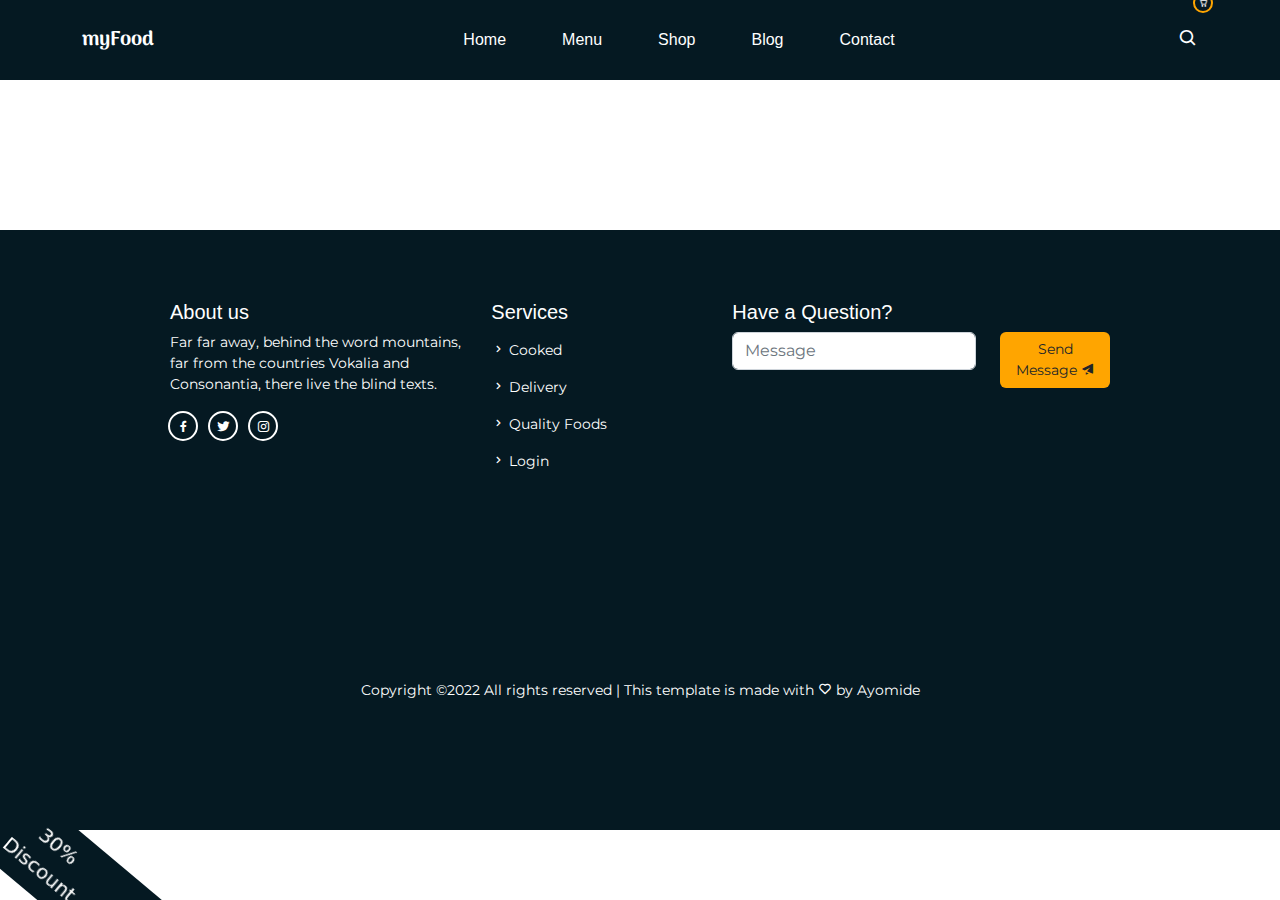
<file: cart.html>
<!DOCTYPE html>
<html lang="en">
<head>
    <meta charset="UTF-8">
    <meta name="viewport" content="width=device-width, initial-scale=1.0">
    <meta http-equiv="X-UA-Compatible" content="ie=edge">
    <title>Cart | myFood</title>
    <script src="https://ajax.googleapis.com/ajax/libs/jquery/3.6.0/jquery.min.js"></script>
    <link rel="stylesheet" href="./bootstrap/css/bootstrap.css" />
    <script src="./bootstrap/js/bootstrap.min.js"></script>
   <link rel="stylesheet" href="./css/aos.css">
    <link rel="stylesheet" href="./css/styles.css" />
    <link rel="stylesheet" href="./boxicons/css/boxicons.min.css" />
    <link rel="stylesheet" href="./css/animate.css">
    <script src="https://smtpjs.com/v3/smtp.js"></script>
</head>
<body>
    
        <nav class="navbar navbar-expand-lg bg-light" id="navbar">
          <div class="container">
            <a class="navbar-brand" href="#">myFood</a>
            <button
              class="navbar-toggler"
              type="button"
              data-bs-toggle="collapse"
              data-bs-target="#navbarSupportedContent"
              aria-controls="navbarSupportedContent"
              aria-expanded="false"
              aria-label="Toggle navigation"
            >
              <span class="navbar-toggler-icon"></span>
            </button>
            <div class="collapse navbar-collapse" id="navbarSupportedContent">
              <ul class="navbar-nav mx-auto mb-2 mb-lg-0">
                <li class="nav-item">
                  <a class="nav-link" href="index.html">Home</a>
                </li>
                <li class="nav-item">
                  <a class="nav-link" href="#">Menu</a>
                </li>
                <li class="nav-item">
                    <a class="nav-link" href="./shop.html">Shop</a>
                </li>
                <li class="nav-item">
                    <a class="nav-link" href="#">Blog</a>
                </li>
                <li class="nav-item">
                  <a class="nav-link" href="#">Contact</a>
                </li>
              </ul>
              <ul class="navbar-nav ml-auto mb-2 mb-lg-0">
                <li class="nav-item">
                  <!-- <button class="btn btn-primary login">Login</button> -->
                  <i class="bx bx-cart cart-item"></i>
                </li>
                <li class="nav-item">
                    <i class="bx bx-search"></i>
                </li>
              </ul>
            </div>
          </div>
        </nav>

      <section class="cart">
        <div class="container">
            <div class="container">
                <div class="row">
                  <div class="col cart-img">
                    <img src="./img/jollof.jpg" alt="">
                  </div>
                  <div class="col">
                        <h3 class="cart-title">Fried Rice</h3>
                    <p class="cart-details">Lorem ipsum, dolor sit amet consectetur adipisicing elit. Quae aliquam facere necessitatibus expedita tempora impedit nisi magni exercitationem velit perferendis! Suscipit, corrupti obcaecati quidem aliquid magnam molestiae quod nisi sed?</p>
                    <span>#</span><span class="cart-price" id="price"></span>
                   <span>
                      <i class="bx bxs-star"></i>
                    <i class="bx bxs-star"></i>
                    <i class="bx bxs-star"></i>
                    <i class="bx bxs-star"></i>
                    <i class="bx bxs-star-half"></i>
                   </span> <br>
                   <div class="quantity">
                    <div>
                        <button id="subtract">-</button>
                    </div>
                    <div>
                        <input type="text" id="cart-price" value="1">
                    </div>
                    <div>
                        <button id="add">+</button>
                    </div>
                   </div>
                   
                    <button class="cart-btn"><i class="bx bx-cart"></i> Add to cart</button>
                  </div>
                </div>
        </div>
      </section>

      <div class="discount">
        <p>30% Discount</p>
      </div>
      
      <!-- <div class="web-chat-area">
          <div class="web-chat">
              <a href="#"> <i class="bx bxs-chat"></i></a>
              </div>

            <div class="chats">

            </div>
      </div> -->


      <!-- Footer Section -->
    <section id="footer">
        <footer>
          <div class="container">
            <div class="row">
              <div class="col-md-4">
                <h4>About us</h4>
                <p>Far far away, behind the word mountains, far from the countries Vokalia and Consonantia, there live the blind texts.</p>
               <div class="row">
                 <div class="social-media col-md-2">
                   <i class="bx bxl-facebook"></i>
                 </div>
                 <div class="social-media col-md-2">
                   <i class="bx bxl-twitter"></i>
                 </div>
                 <div class="social-media col-md-2">
                   <i class="bx bxl-instagram"></i>
                 </div>
               </div>
              </div>
              <div class="col-md-3">
                <h4>Services</h4>
                <ul class="navbar-nav">
                  <li class="nav-item">
                    <a href="#" class="nav-link"><i class="bx bx-chevron-right"></i> Cooked</a>
                  </li>
                  <li class="nav-item">
                    <a href="#" class="nav-link"><i class="bx bx-chevron-right"></i> Delivery</a>
                  </li>
                  <li class="nav-item">
                    <a href="#" class="nav-link"><i class="bx bx-chevron-right"></i> Quality Foods</a>
                  </li> 
                  <li class="nav-item">
                    <a href="./login.html" class="nav-link"><i class="bx bx-chevron-right"></i> Login</a>
                  </li> 
                </ul>
              </div>
              <div class="col-md-5">
                <h4>Have a Question?</h4>
                <div class="row">
                  <div class="col-md-8">
                    <form action="#">
                      <input type="text" placeholder="Message" class="form-control">
                    </form>
                  </div>
                  <div class="col-md-4"> <button class="btn news-letter">Send Message <i class="bx bxs-paper-plane"></i></button></div>
                </div>
              </div>
            </div>
            <p class="text-center copyright">Copyright ©2022 All rights reserved | This template is made with <i class="bx bx-heart"></i>  by Ayomide</p>
          </div>
        </footer>
      </section>
        <!-- <a href="#" class="back-to-top">
          <i class="bx bxs-chevron-up"></i>
        </a> -->
      </div>


      <script src="./js/aos.js"></script>
      <script src="./js/script.js"></script>
      <script>
    function getStarted() {
      const chevron_down = document.querySelector(".chevron-down");
      chevron_down.style.animationIterationCount = 0; 
    } 


    AOS.init({
    easing: 'ease-in-out-sine'
  });
      </script>

      <!-- Start of txt.me widget code -->
<script src="https://v3.txt.me/livechat/js/wrapper/7bd9f4ff-cead-4b59-ae4b-5c0a8b99798c" async></script>
<noscript><a href="https://txt.me/reviews/7bd9f4ff-cead-4b59-ae4b-5c0a8b99798c" rel="nofollow">Rate New Widget customer support</a>, powered by <a href="https://txt.me" rel="noopener nofollow" target="_blank">txt.me</a></noscript>
<!-- End of txt.me widget code -->->

</body>
</html>
</file>
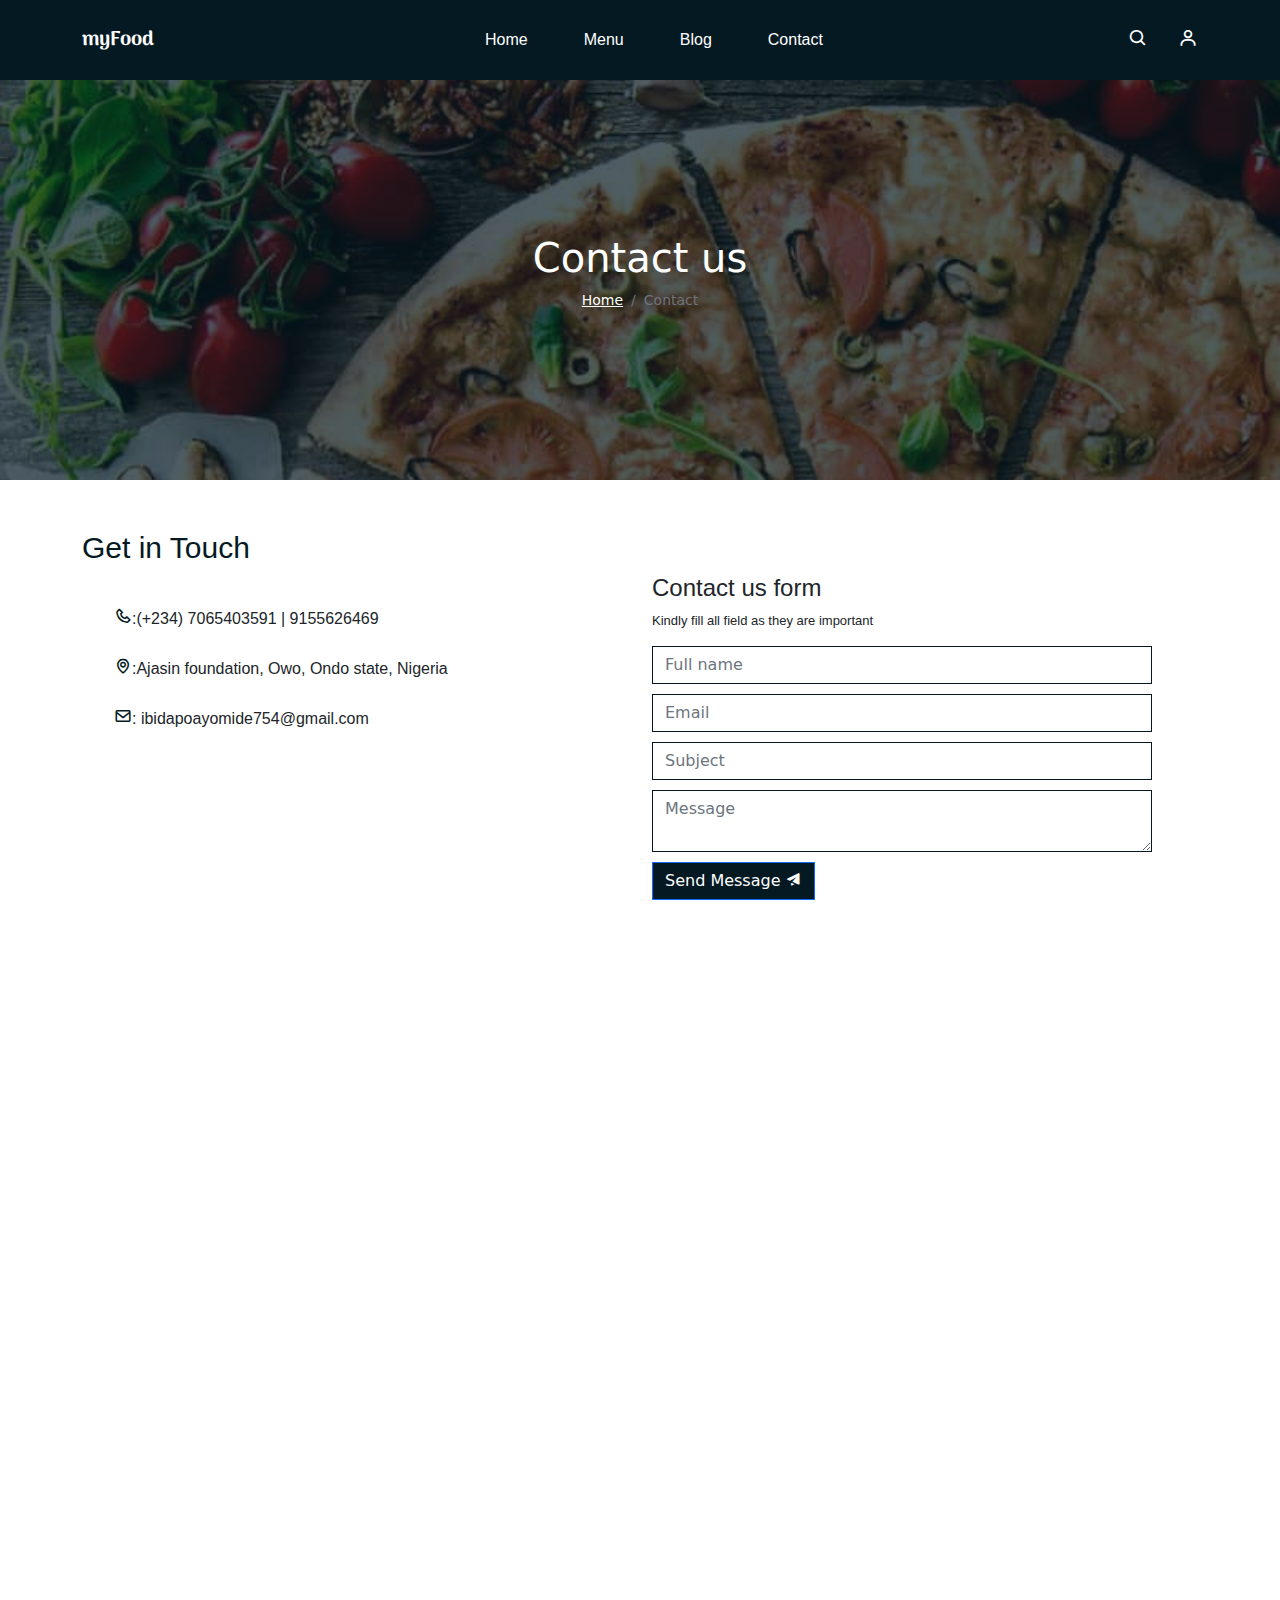
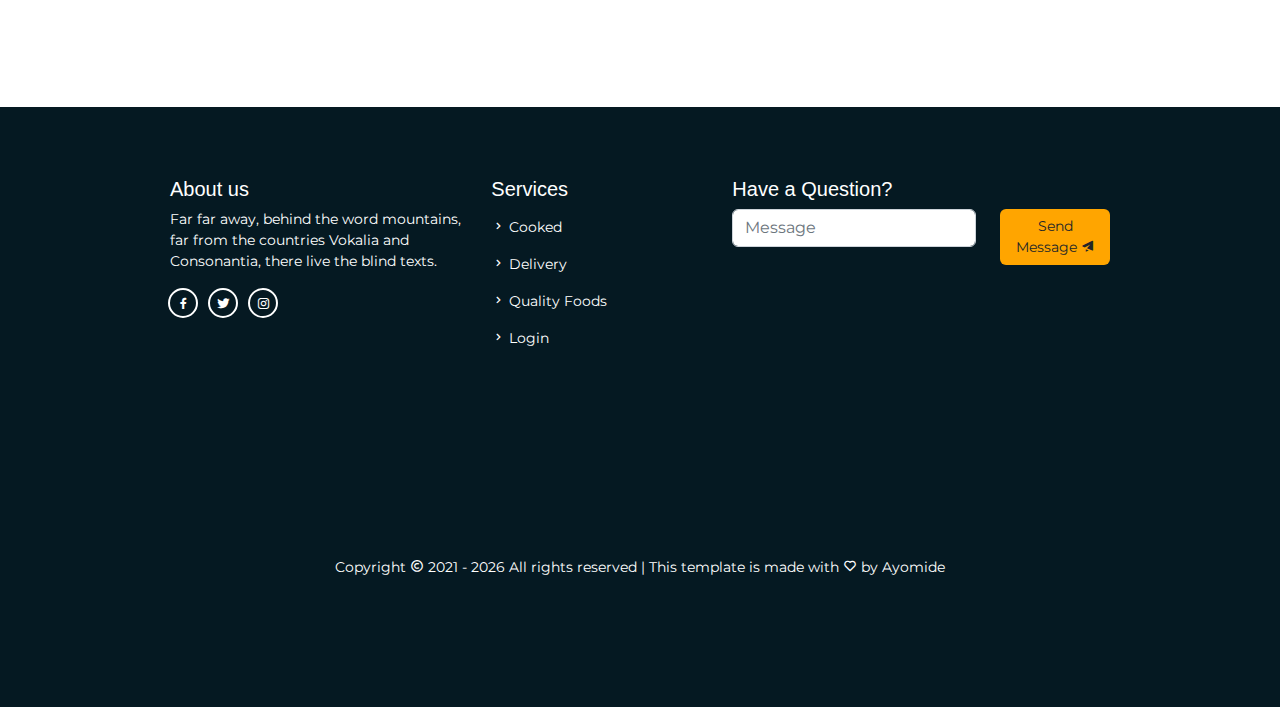
<file: contact.html>
<!DOCTYPE html>
<html lang="en">
  <head>
    <meta charset="UTF-8" />
    <meta name="viewport" content="width=device-width, initial-scale=1.0" />
    <meta http-equiv="X-UA-Compatible" content="ie=edge" />
    <title>Contact us | myFood App</title>
    <script src="https://ajax.googleapis.com/ajax/libs/jquery/3.6.0/jquery.min.js"></script>
    <link rel="stylesheet" href="./bootstrap/css/bootstrap.css" />
    <script src="./bootstrap/js/bootstrap.min.js"></script>
    <link rel="stylesheet" href="./css/aos.css" />
    <link rel="stylesheet" href="./css/styles.css" />
    <link rel="stylesheet" href="./boxicons/css/boxicons.min.css" />
    <link rel="stylesheet" href="./css/animate.css" />
    <script src="https://smtpjs.com/v3/smtp.js"></script>
  </head>
  <body>
    <nav class="navbar navbar-expand-lg bg-light" id="navbar">
      <div class="container">
        <a class="navbar-brand" href="#">myFood</a>
        <button
          class="navbar-toggler"
          type="button"
          data-bs-toggle="collapse"
          data-bs-target="#navbarSupportedContent"
          aria-controls="navbarSupportedContent"
          aria-expanded="false"
          aria-label="Toggle navigation"
        >
          <span class="navbar-toggler-icon"></span>
        </button>
        <div class="collapse navbar-collapse" id="navbarSupportedContent">
          <ul class="navbar-nav mx-auto mb-2 mb-lg-0">
            <li class="nav-item">
              <a class="nav-link" href="index.html">Home</a>
            </li>
            <li class="nav-item">
                <a class="nav-link" href="./shop.html">Menu</a>
            </li>
            <li class="nav-item">
                <a class="nav-link" href="#">Blog</a>
            </li>
            <li class="nav-item">
              <a class="nav-link" href="contact.html">Contact</a>
            </li>
          </ul>
          <ul class="navbar-nav ml-auto mb-2 mb-lg-0">
            
            <li class="nav-item">
                <i class="bx bx-search"></i>
            </li>
            <li class="nav-item">
                  <a href="login.html" target="_blank"><i class="bx bx-user"></i></a>
            </li>
           
          </ul>
        </div>
      </div>
    </nav>

    <div class="contact-banner">
      <h3>Contact us</h3>
      <nav aria-label="breadcrumb" role="navigation">
        <ol class="breadcrumb">
          <li class="breadcrumb-item"><a href="home.html">Home</a></li>
          <li class="breadcrumb-item active" aria-current="page">Contact</li>
        </ol>
      </nav>
    </div>

    <div class="main-contact">
      <div class="container">
        <h1>Get in Touch</h1>
        <div class="row">
          <div class="col-md-6">
            <ul>
                <li><i class="bx bx-phone"></i>:(+234) 7065403591 | 9155626469</a></li>
                <li><i class="bx bx-map"></i>:Ajasin foundation, Owo, Ondo state, Nigeria</li>
               <li><i class="bx bx-envelope"></i>: ibidapoayomide754@gmail.com</li>
           </ul>
          </div>
          <div class="col-md-6">
            <form id="form">
              <h4>Contact us form</h4>
              <p>Kindly fill all field as they are important</p>
              <div class="inputControl">
                <input
                  type="text"
                  id="name"
                  class="form-control"
                  placeholder="Full name"
                />
              </div>
              <div class="inputControl">
                <input
                  type="email"
                  id="email"
                  class="form-control"
                  placeholder="Email"
                />
              </div>
              <div class="inputControl">
                <input
                  type="text"
                  id="subject"
                  class="form-control"
                  placeholder="Subject"
                />
                <div class="error"></div>
              </div>
              <div class="inputControl">
                <textarea
                  class="form-control text-area"
                  id="message"
                  placeholder="Message"
                ></textarea>
                <div class="error"></div>
              </div>
              <button type="submit" class="btn btn-primary contact-btn">
                Send Message <i class="bx bxs-paper-plane"></i>
              </button>
            </form>
          </div>
        </div>
      </div>
      <div class="map-area">
            <iframe src="https://www.google.com/maps/embed?pb=!1m18!1m12!1m3!1d3958.330758193823!2d5.569048714308971!3d7.20305321688955!2m3!1f0!2f0!3f0!3m2!1i1024!2i768!4f13.1!3m3!1m2!1s0x1047af8e3e75af63%3A0xdbc6a4d3caf4d70f!2sAjasin%20Foundation%20Library!5e0!3m2!1sen!2sng!4v1669160843349!5m2!1sen!2sng" width="100%" height="500" style="border:0;" allowfullscreen="" loading="lazy" referrerpolicy="no-referrer-when-downgrade"></iframe>
      </div>
    </div>


    <!-- Footer Section -->
    <section id="footer">
        <footer>
          <div class="container">
            <div class="row">
              <div class="col-md-4">
                <h4>About us</h4>
                <p>Far far away, behind the word mountains, far from the countries Vokalia and Consonantia, there live the blind texts.</p>
               <div class="row">
                 <div class="social-media col-md-2">
                   <i class="bx bxl-facebook"></i>
                 </div>
                 <div class="social-media col-md-2">
                   <i class="bx bxl-twitter"></i>
                 </div>
                 <div class="social-media col-md-2">
                   <i class="bx bxl-instagram"></i>
                 </div>
               </div>
              </div>
              <div class="col-md-3">
                <h4>Services</h4>
                <ul class="navbar-nav">
                  <li class="nav-item">
                    <a href="#" class="nav-link"><i class="bx bx-chevron-right"></i> Cooked</a>
                  </li>
                  <li class="nav-item">
                    <a href="#" class="nav-link"><i class="bx bx-chevron-right"></i> Delivery</a>
                  </li>
                  <li class="nav-item">
                    <a href="#" class="nav-link"><i class="bx bx-chevron-right"></i> Quality Foods</a>
                  </li> 
                  <li class="nav-item">
                    <a href="./login.html" class="nav-link"><i class="bx bx-chevron-right"></i> Login</a>
                  </li> 
                </ul>
              </div>
              <div class="col-md-5">
                <h4>Have a Question?</h4>
                <div class="row">
                  <div class="col-md-8">
                    <form action="#">
                      <input type="text" placeholder="Message" class="form-control">
                    </form>
                  </div>
                  <div class="col-md-4"> <button class="btn news-letter">Send Message <i class="bx bxs-paper-plane"></i></button></div>
                </div>
              </div>
            </div>
            <p class="text-center copyright">Copyright <i class="bx bx-copyright"></i> 2021 - <script>document.write(new Date().getFullYear())</script> All rights reserved | This template is made with <i class="bx bx-heart"></i>  by Ayomide</p>
          </div>
        </footer>
      </section>
        
      </div>
      <div>
        <a href="#" class="back-to-top">
          <i class="bx bxs-chevron-up"></i>
        </a>
      </div>



      <script src="./js/aos.js"></script>
      <script src="./js/script.js"></script>
      <script>
    function getStarted() {
      const chevron_down = document.querySelector(".chevron-down");
      chevron_down.style.animationIterationCount = 0; 
    } 


    AOS.init({
    easing: 'ease-in-out-sine'
  });
      </script>
      <script src="./js/scripts.js"></script>
      <script src="./js/app.min.js"></script>
      <script src="./js/form-validate.js"></script>
      <script src="./js/send-mail.js"></script>
  </body>
</html>
</file>
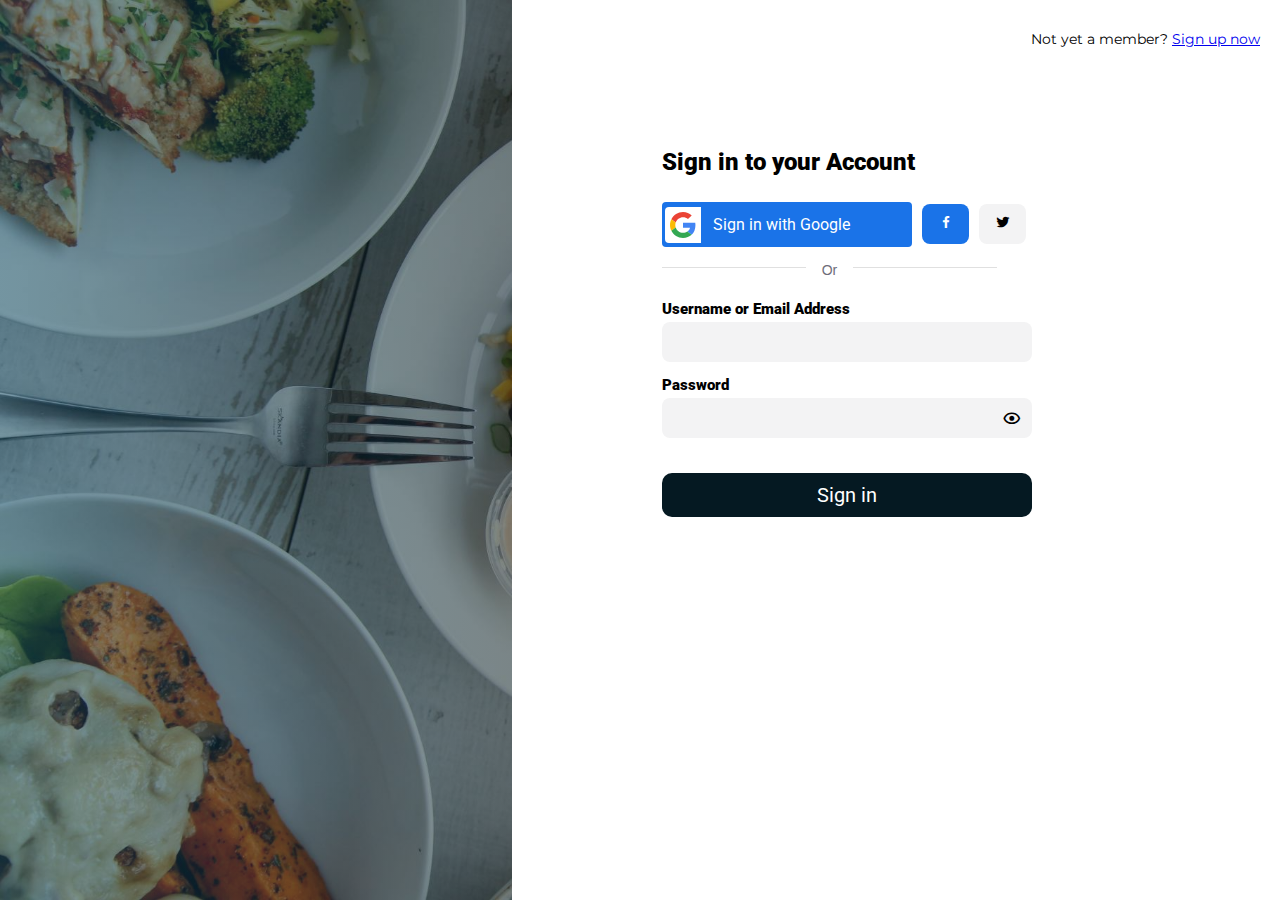
<file: login.html>
<!DOCTYPE html>
<html lang="en">
  <head>
    <meta charset="UTF-8" />
    <meta name="viewport" content="width=device-width, initial-scale=1.0" />
    <meta http-equiv="X-UA-Compatible" content="ie=edge" />
    <title>Sign in</title>
    <link rel="stylesheet" href="./css/login.css" />
    <link rel="stylesheet" href="./boxicons/css/boxicons.min.css" />
  </head>

  <body>
    <div class="container">
      <div class="left-panel">
      </div>
      <div class="right-panel">
        <div class="yet-a-member">
          <p>Not yet a member? <a href="#">Sign up now</a></p>
        </div>

        <div class="signInWith">
          <h2>
            Sign in to your Account
          </h2>
          <div class="form-container">
            <div class="googleSignin">
              <div class="google-icon">
                <svg
                  version="1.1"
                  xmlns="http://www.w3.org/2000/svg"
                  viewBox="0 0 48 48"
                  class="google"
                >
                  <g>
                    <path
                      fill="#EA4335"
                      d="M24 9.5c3.54 0 6.71 1.22 9.21 3.6l6.85-6.85C35.9 2.38 30.47 0 24 0 14.62 0 6.51 5.38 2.56 13.22l7.98 6.19C12.43 13.72 17.74 9.5 24 9.5z"
                    ></path>
                    <path
                      fill="#4285F4"
                      d="M46.98 24.55c0-1.57-.15-3.09-.38-4.55H24v9.02h12.94c-.58 2.96-2.26 5.48-4.78 7.18l7.73 6c4.51-4.18 7.09-10.36 7.09-17.65z"
                    ></path>
                    <path
                      fill="#FBBC05"
                      d="M10.53 28.59c-.48-1.45-.76-2.99-.76-4.59s.27-3.14.76-4.59l-7.98-6.19C.92 16.46 0 20.12 0 24c0 3.88.92 7.54 2.56 10.78l7.97-6.19z"
                    ></path>
                    <path
                      fill="#34A853"
                      d="M24 48c6.48 0 11.93-2.13 15.89-5.81l-7.73-6c-2.15 1.45-4.92 2.3-8.16 2.3-6.26 0-11.57-4.22-13.47-9.91l-7.98 6.19C6.51 42.62 14.62 48 24 48z"
                    ></path>
                    <path fill="none" d="M0 0h48v48H0z"></path>
                  </g>
                </svg>
              </div>
              <span>Sign in with Google</span>
            </div>
            <div class="facebook">
              <i class="bx bxl-facebook"></i>
            </div>
            <div class="twitter">
              <i class="bx bxl-twitter"></i>
            </div>
          </div>
        </div>
        <hr class="divider" />
        <form action="#">
          <div class="input">
            <label for="">Username or Email Address</label>
            <input type="text" />
          </div>
          <div class="input">
            <label for=""> Password</label>
            <input type="password" class="password" />
            <span class="password-show">
              <i class="bx bx-show" id="show"></i>
            </span>
          </div>
          <button class="btn">Sign in</button>
        </form>
      </div>
    </div>
  </body>

  <script>
    window.onload = function() {
      const input = document.querySelector(".password");
      const eye = document.querySelector("#show");

      const ShowBtn = eye.closest("span");

      ShowBtn.onclick = function() {
        if (input.type === "password") {
          input.type = "text";
          eye.classList.remove("bx-show");
          eye.classList.add("bx-hide");
        } else {
          input.type = "password";
          eye.classList.add("bx-show");
          eye.classList.remove("bx-hide");
        }
      };
    };
  </script>
</html>
</file>
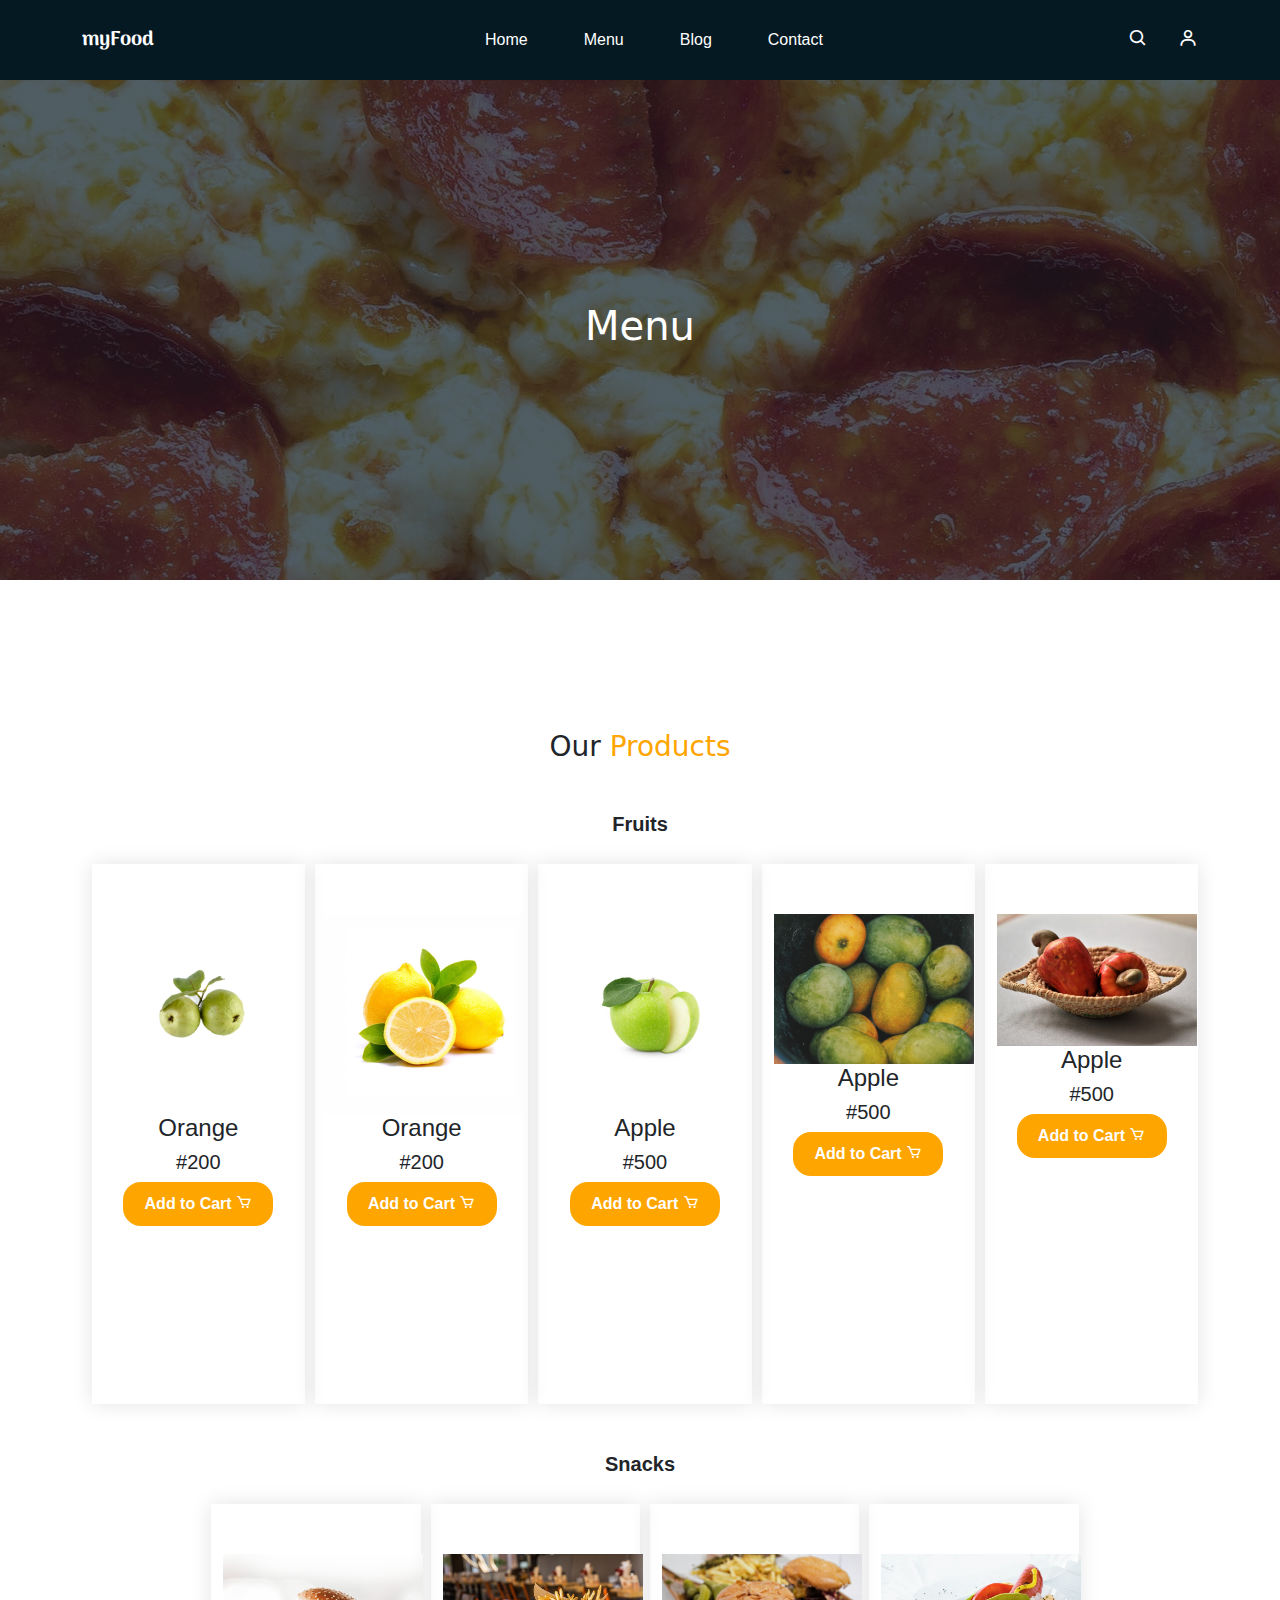
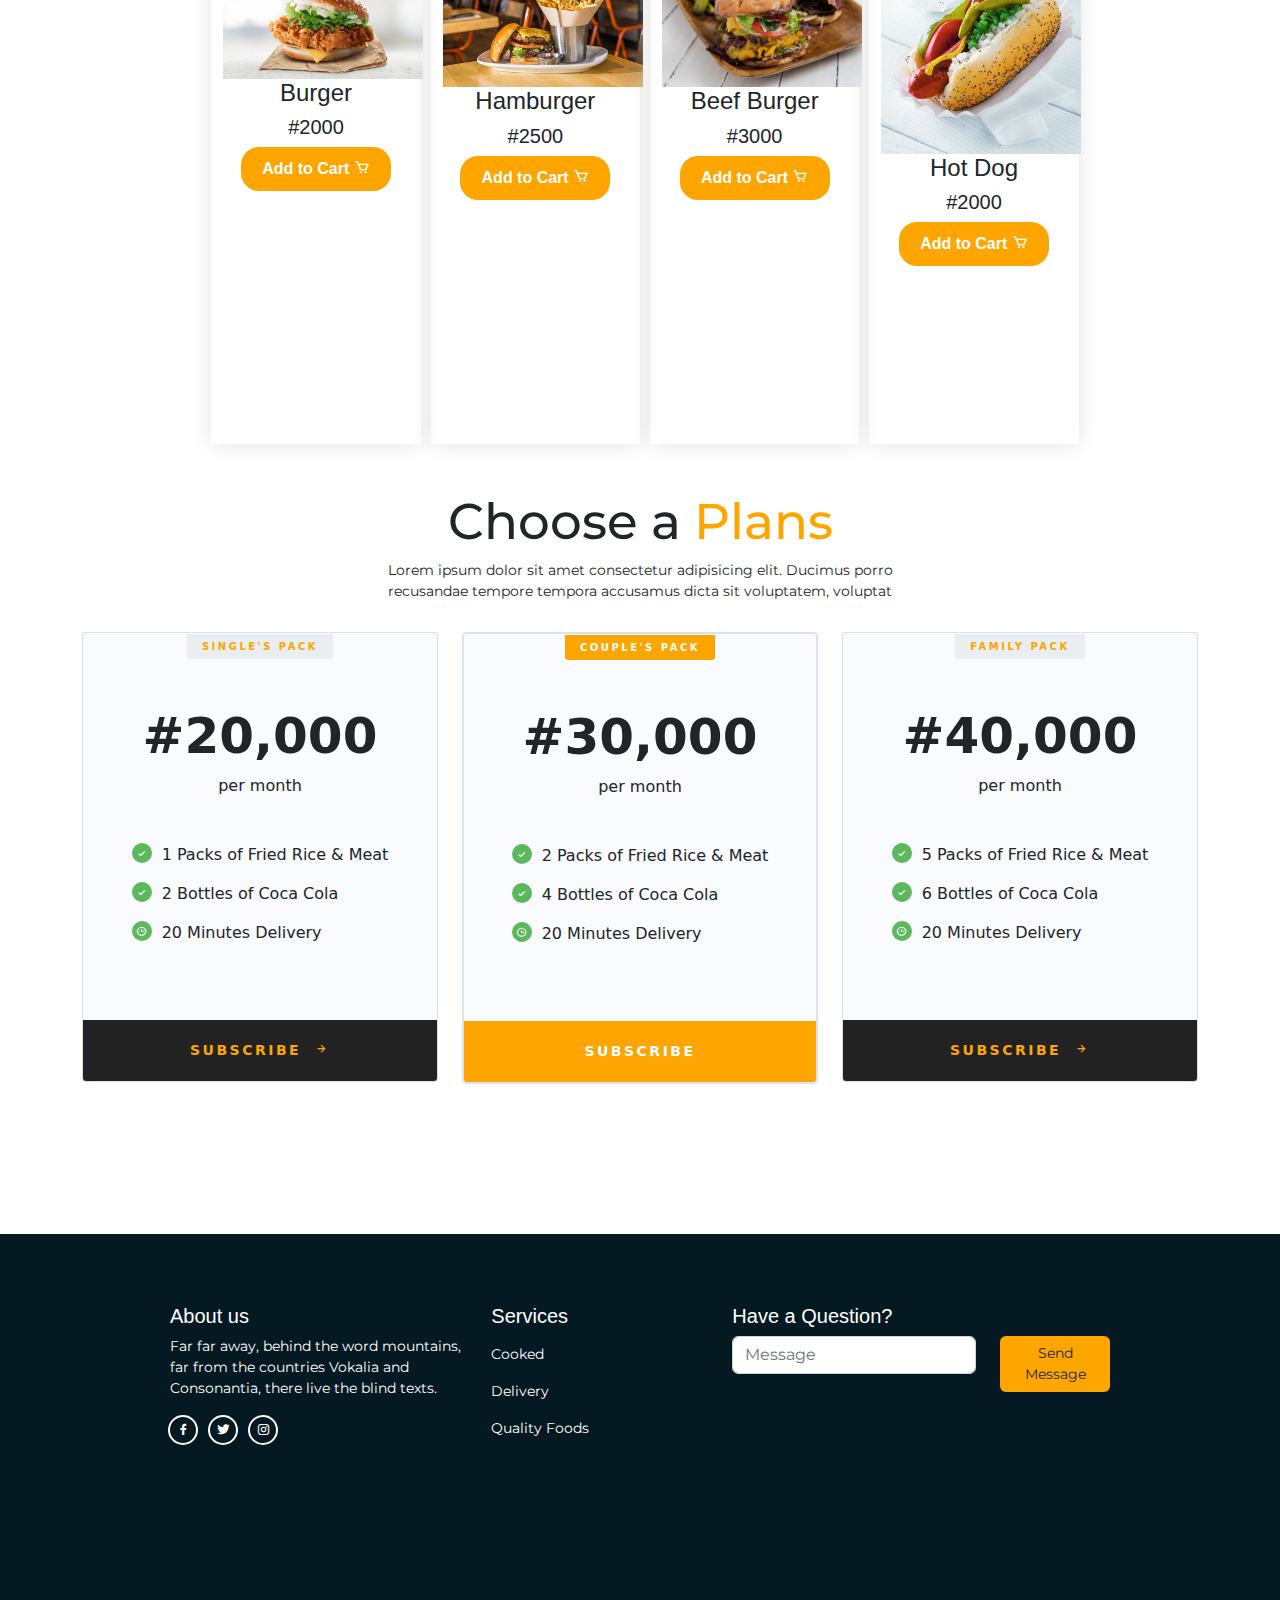
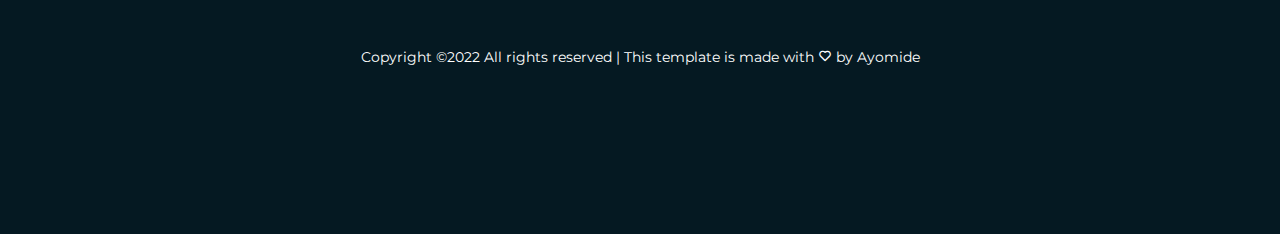
<file: shop.html>
<!DOCTYPE html>
<html lang="en">
<head>
    <meta charset="UTF-8">
    <meta name="viewport" content="width=device-width, initial-scale=1.0">
    <meta http-equiv="X-UA-Compatible" content="ie=edge">
    <title>Shop | myFood</title>
    <script src="https://ajax.googleapis.com/ajax/libs/jquery/3.6.0/jquery.min.js"></script>
    <link rel="stylesheet" href="./bootstrap/css/bootstrap.css" />
    <script src="./bootstrap/js/bootstrap.min.js"></script>
   <link rel="stylesheet" href="./css/aos.css">
    <link rel="stylesheet" href="./css/styles.css" />
    <link rel="stylesheet" href="./boxicons/css/boxicons.min.css" />
    <link rel="stylesheet" href="./css/animate.css">
</head>
<body>
    <nav class="navbar navbar-expand-lg bg-light" id="navbar">
        <div class="container">
          <a class="navbar-brand" href="#">myFood</a>
          <button
            class="navbar-toggler"
            type="button"
            data-bs-toggle="collapse"
            data-bs-target="#navbarSupportedContent"
            aria-controls="navbarSupportedContent"
            aria-expanded="false"
            aria-label="Toggle navigation"
          >
            <span class="navbar-toggler-icon"></span>
          </button>
          <div class="collapse navbar-collapse" id="navbarSupportedContent">
            <ul class="navbar-nav mx-auto mb-2 mb-lg-0">
              <li class="nav-item">
                <a class="nav-link" href="index.html">Home</a>
              </li>
              <li class="nav-item">
                  <a class="nav-link" href="./shop.html">Menu</a>
              </li>
              <li class="nav-item">
                  <a class="nav-link" href="#">Blog</a>
              </li>
              <li class="nav-item">
                <a class="nav-link" href="contact.html">Contact</a>
              </li>
            </ul>
            <ul class="navbar-nav ml-auto mb-2 mb-lg-0">
              
              <li class="nav-item">
                  <i class="bx bx-search"></i>
              </li>
              <li class="nav-item">
                    <a href="login.html" target="_blank"><i class="bx bx-user"></i></a>
              </li>
             
            </ul>
          </div>
        </div>
      </nav>
                <div class="shop">
                    
                        <h3> Menu</h3>
                </div>


                <div class="products">
                    <div class="container-fluid">
                        <h3 class="text-center">Our <span style="color: orange">Products</span></h3>
                        <h5 class="text-center mt-5 fw-bold">Fruits</h5>
                        <div class="row" style="display: flex; flex: 1px; justify-content: center;">
                            <div class="col-lg-2 col-md-4 text-center product-items">
                                <img src="./img/fruits/guava.png" alt="">
                                <h4>Orange</h4>
                                <h5>#200</h5>
                                <button>Add to Cart <i class="bx bx-cart"></i></button>
                            </div>
                            <div class="col-lg-2 col-md-6 text-center product-items">
                                    <img src="./img/fruits/product-img-3.jpg" alt="">
                                    <h4>Orange</h4>
                                    <h5>#200</h5>
                                    <button>Add to Cart <i class="bx bx-cart"></i></button>

                            </div>
                            <div class="col-lg-2 col-md-6 text-center product-items">
                                    <img src="./img/fruits/product-img-5.jpg" alt="">
                                    <h4>Apple</h4>
                                    <h5>#500</h5>
                                    <button>Add to Cart <i class="bx bx-cart"></i></button>
                            </div>
                            <div class="col-lg-2 col-md-6 text-center product-items">
                                <img src="./img/fruits/2.jpg" alt="">
                                <h4>Apple</h4>
                                <h5>#500</h5>
                                <button>Add to Cart <i class="bx bx-cart"></i></button>
                        </div>
                        <div class="col-lg-2 col-md-6 text-center product-items">
                            <img src="./img/fruits/4.jpg" alt="">
                            <h4>Apple</h4>
                            <h5>#500</h5>
                            <button>Add to Cart <i class="bx bx-cart"></i></button>
                    </div>

                    <h5 class="text-center mt-5 fw-bold">Snacks</h5>
                    <div class="row mb-5" style="display: flex; flex: 1px; justify-content: center;">
                        <div class="col-lg-2 col-md-4 text-center product-items">
                            <img src="./img/burger (2).jpg" alt="">
                            <h4>Burger</h4>
                            <h5>#2000</h5>
                            <button>Add to Cart <i class="bx bx-cart"></i></button>
                        </div>
                        <div class="col-lg-2 col-md-6 text-center product-items">
                                <img src="./img/burger-restaurant-2.jpg" alt="">
                                <h4>Hamburger</h4>
                                <h5>#2500</h5>
                                <button>Add to Cart <i class="bx bx-cart"></i></button>

                        </div>
                        <div class="col-lg-2 col-md-6 text-center product-items">
                                <img src="./img/burger-restaurant.jpg" alt="">
                                <h4>Beef Burger</h4>
                                <h5>#3000</h5>
                                <button>Add to Cart <i class="bx bx-cart"></i></button>
                        </div>
                        <div class="col-lg-2 col-md-6 text-center product-items">
                            <img src="./img/chicago-hot-dog.jpg" alt="">
                            <h4>Hot Dog</h4>
                            <h5>#2000</h5>
                            <button>Add to Cart <i class="bx bx-cart"></i></button>
                    </div>
                    
                        </div>
              
                    </div>
                </div>
                <section id="plans_area">
                    <div class="container">
                    <div class="plans">
                      <div class="text_area">
                        <h2 class="text-center">Choose a<span style="color: orange"> Plans </span></h2>
                        <p class="text-center">Lorem ipsum dolor sit amet consectetur adipisicing elit. Ducimus porro recusandae tempore tempora accusamus dicta sit voluptatem, voluptat</p>
                      </div>
                      <div class="row">
                        <div class="col-12 col-md-4 col-lg-4">
                          <div class="plan">
                              <div class="plan-title">SINGLE'S PACK</div>
                              <div class="plan-padding">
                                  <div class="plan-price">
                                      <div>#20,000</div>
                                      <div>per month</div>
                                  </div>
                                  <div class="plan-details">
                                      <div class="plan-item">
                                          <div class="plan-item-icon"><i class="bx bx-check"></i></div>
                                          <div class="plan-item-label">1 Packs of Fried Rice & Meat</div>
                                      </div>
                                      <div class="plan-item">
                                          <div class="plan-item-icon"><i class="bx bx-check"></i></div>
                                          <div class="plan-item-label">2 Bottles of Coca Cola</div>
                                      </div>
                
                                      <div class="plan-item">
                                          <div class="plan-item-icon text-white"><i class="bx bx-time"></i></div>
                                          <div class="plan-item-label">20 Minutes Delivery</div>
                                      </div>
                                  </div>
                              </div>
                              <div class="plan-cta">
                                  <a href="#">Subscribe <i class="bx bx-right-arrow-alt"></i></a>
                              </div>
                              </div>
                          </div>
                          <div class="col-12 col-md-4 col-lg-4">
                            <div class="plan">
                               <div class="plan plan-highlight">
                                  <div class="plan-title">COUPLE'S PACK</div>
                                  <div class="plan-padding">
                                      <div class="plan-price">
                                          <div>#30,000</div>
                                          <div>per month</div>
                                      </div>
                                      <div class="plan-details">
                                        <div class="plan-item">
                                            <div class="plan-item-icon"><i class="bx bx-check"></i></div>
                                            <div class="plan-item-label">2 Packs of Fried Rice & Meat</div>
                                        </div>
                                        <div class="plan-item">
                                            <div class="plan-item-icon"><i class="bx bx-check"></i></div>
                                            <div class="plan-item-label">4 Bottles of Coca Cola</div>
                                        </div>
                  
                                        <div class="plan-item">
                                            <div class="plan-item-icon text-white"><i class="bx bx-time"></i></div>
                                            <div class="plan-item-label">20 Minutes Delivery</div>
                                        </div>
                                    </div>
                                  </div>
                                  <div class="plan-cta">
                                      <a href="#">Subscribe <i class="fas fa-arrow-right"></i></a>
                                  </div>
                              </div>
                            </div>
                             
                          </div>
                          <div class="col-12 col-md-4 col-lg-4">
                              <div class="plan">
                                  <div class="plan-title">FAMILY PACK</div>
                                  <div class="plan-padding">
                                      <div class="plan-price">
                                          <div>#40,000</div>
                                          <div>per month</div>
                                      </div>
                                      <div class="plan-details">
                                        <div class="plan-item">
                                            <div class="plan-item-icon"><i class="bx bx-check"></i></div>
                                            <div class="plan-item-label">5 Packs of Fried Rice & Meat</div>
                                        </div>
                                        <div class="plan-item">
                                            <div class="plan-item-icon"><i class="bx bx-check"></i></div>
                                            <div class="plan-item-label">6 Bottles of Coca Cola</div>
                                        </div>
                  
                                        <div class="plan-item">
                                            <div class="plan-item-icon text-white"><i class="bx bx-time"></i></div>
                                            <div class="plan-item-label">20 Minutes Delivery</div>
                                        </div>
                                    </div>
                                  </div>
                                  <div class="plan-cta">
                                      <a href="#">Subscribe <i class="bx bx-right-arrow-alt"></i></a>
                                  </div>
                                  </div>
                              </div>
                        </div>
                      </div>
                    </div>
                    </div>
                    
                  </section>
                  <!-- Footer Section -->
    <section id="footer">
        <footer>
          <div class="container">
            <div class="row">
              <div class="col-md-4">
                <h4>About us</h4>
                <p>Far far away, behind the word mountains, far from the countries Vokalia and Consonantia, there live the blind texts.</p>
               <div class="row">
                 <div class="social-media col-md-2">
                   <i class="bx bxl-facebook"></i>
                 </div>
                 <div class="social-media col-md-2">
                   <i class="bx bxl-twitter"></i>
                 </div>
                 <div class="social-media col-md-2">
                   <i class="bx bxl-instagram"></i>
                 </div>
               </div>
              </div>
              <div class="col-md-3">
                <h4>Services</h4>
                <ul class="navbar-nav">
                  <li class="nav-item">
                    <a href="#" class="nav-link">Cooked</a>
                  </li>
                  <li class="nav-item">
                    <a href="#" class="nav-link">Delivery</a>
                  </li>
                  <li class="nav-item">
                    <a href="#" class="nav-link">Quality Foods</a>
                  </li> 
                </ul>
              </div>
              <div class="col-md-5">
                <h4>Have a Question?</h4>
                <div class="row">
                  <div class="col-md-8">
                    <form action="#">
                      <input type="text" placeholder="Message" class="form-control">
                    </form>
                  </div>
                  <div class="col-md-4"> <button class="btn news-letter">Send Message</button></div>
                </div>
              </div>
            </div>
            <p class="text-center copyright">Copyright ©2022 All rights reserved | This template is made with <i class="bx bx-heart"></i>  by Ayomide</p>
          </div>
        </footer>
      </section>
</body>
</html>
</file>
<file: css/styles.css>
@import url("https://fonts.googleapis.com/css2?family=Arima:wght@400;600;700&family=Changa+One&family=Montserrat:wght@400;700&family=Work+Sans:wght@400;700;900&display=swap");
@import url("../fonts/Poppins-Regular.ttf");
@import url("../fonts/OpenSans-Regular.ttf");
* {
  margin: 0;
  padding: 0;
  box-sizing: border-box;
}

header {
  width: 100%;
  height: 900px;
  background: linear-gradient(to top, rgba(5, 25, 34, 0.7), rgba(5, 25, 34, 0.5)), url("../img/banner.jpg");
  background-repeat: no-repeat;
  background-size: cover;
}

.navbar {
  padding: 20px 10px;
  position: relative;
}

.bg-light {
  background: rgb(5, 25, 34) !important;
}

.navbar .navbar-brand {
  font-family: "Arima", cursive;
  font-weight: 700;
  color: white;
}

.navbar-toggler-icon {
  color: white !important;
}

.navbar .navbar-nav .nav-item .nav-link {
  font-size: 16px;
  font-family: "OpenSans-Regular", sans-serif;
  margin-left: 40px;
  color: white;
}

.navbar .navbar-nav .nav-item i {
  color: #fff;
  margin-left: 30px;
  cursor: pointer;
  font-size: 20px;
}

.navbar .navbar-nav .nav-item .btn-primary {
  border-radius: 0px;
  margin-left: 15px;
  font-family: "Montserrat", sans-serif;
  font-weight: 400;
  padding: 10px 20px 10px 20px;
}

.navbar .navbar-nav .nav-item .cart-item {
  content: '3';
  position: absolute;
  width: 20px;
  height: 20px;
  border-radius: 50%;
  background: #051922;
  border: 2px solid orange;
  transform: translateY(-35px) translateX(30px);
  margin-left: 15px;
  text-align: center;
  font-size: 10px;
  align-items: center;
  display: flex;
  justify-content: center;
  font-weight: 900;
  font-family: "Montserrat", sans-serif;
  color: #fff;
}

header .banner_area {
  display: flex;
  justify-content: center;
  align-items: center;
  flex-direction: column;
  width: 50%;
  height: 300px;
  margin: 0 auto;
  margin-top: 200px;
  padding: 50px;
}

header .banner_area i {
  font-size: 30px;
  color: orange;
  margin-top: 10px;
  animation: get-started 1s;
  animation-duration: 5s;
  cursor: pointer;
  animation-iteration-count: 4;
  transform: translateY(17px);
}

header .banner_area .scroll-down a:hover i {
  font-size: 30px;
  color: orange;
  margin-top: 10px;
  cursor: pointer;
  transform: translateY(17px);
}

@keyframes get-started {
  25% {
    transform: translateY(-17px);
  }
  50% {
    transform: translateY(17px);
  }
  100% {
    transform: translateY(-17px);
  }
}

header .banner_area h1 {
  font-family: "Poppins-Regular", sans-serif;
  font-weight: 600;
  font-size: 70px;
  color: #fff;
  letter-spacing: 5px;
}

header .banner_area p {
  font-family: "OpenSans-Regular", sans-serif;
  font-weight: normal;
  color: #fff;
  letter-spacing: 3px;
}

header .banner_area .scroll-down {
  margin-top: 100px;
}

header .banner_area a {
  color: orange;
  text-decoration: none;
  font-family: "Poppins-Regular", sans-serif;
}

/*-------------------------- How it Works Area Area------------------------------- */

#how-it-works {
  margin-top: 100px;
  margin-bottom: 150px;
}

#how-it-works .container .text_area {
  margin: 0 auto;
  width: 50%;
  margin-bottom: 100px;
}

#how-it-works .container .text_area h2, #plans_area .container .plans .text_area {
  font-size: 40px;
  font-weight: 900;
  font-family: "Poppins-Regular", sans-serif;
}

#how-it-works .container .text_area p, #plans_area .container .plans .text_area {
  font-family: "Poppins-Regular", sans-serif;
  font-size: 14px;
}

#how-it-works .container .col-md-6 {
  margin: 0 auto;
  text-align: center;
  /* box-shadow: 0 0 20px #e4e4e4;
  padding: 10px 20px; */
}

#how-it-works .container .col-md-6 h3 {
  padding: 10px 0px;
}

/*-------------------------- End How it Works Area------------------------------- */

/*-------------------------- Menu Area------------------------------- */

#menu_area {
  display: flex;
  width: 100%;
  height: 800px;
  background: url("../img/251.jpg");
  background-size: cover;
  background-position: center;
  margin-bottom: 150px;
  padding: 10px 0px;
  justify-content: center;
  padding-top: 50px;
}

#menu_area .container {
  height: 700px;
  background: #fff;
  padding-top: 20px;
}

#menu_area .container .btn-secondary {
  background-color: #051922;
  border-radius: 0px;
  width: 200px;
  margin-left: 550px;
  margin-top: 20px;
  padding: 15px 20px 15px 20px;
  font-size: 20px;
  font-family: "Arima", sans-serif;
  font-weight: 400;
  border: none;
}

#menu_area .container .btn-secondary:hover {
  background-color: #134f6b;
  border: none;
}

#menu_area .online_menu .inner_menu {
  width: 100%;
  height: 450px;
  padding: 20px;
  overflow-y: scroll;
}

#menu_area .online_menu .inner_menu::-webkit-scrollbar {
  width: 5px;
}

#menu_area .online_menu .inner_menu::-webkit-scrollbar-track {
  box-shadow: inset 0 0 6px rgba(0, 0, 0, 0.3);
}

#menu_area .online_menu .inner_menu::-webkit-scrollbar-thumb {
  background-color: darkgrey;
}

#menu_area .online_menu .card-group {
  margin-bottom: 20px;
}

#menu_area .online_menu .card-group .card {
  margin-left: 10px;
  border: 1px solid rgba(197, 197, 197, 0.918);
  border-radius: 10px !important;
}

#menu_area .online_menu .card-group .card h4 {
  font-size: 18px;
  font-family: "Work Sans", sans-serif;
  font-weight: 600;
}

#menu_area .online_menu .card-group .card .card-text {
  font-size: 9px;
  font-family: "Poppins", sans-serif;
}

#menu_area .online_menu .card-group .card .card-img-top {
  height: 200px;
}

#menu_area .online_menu .card-group .card-footer {
  background: #051922;
  border-radius: 0px 0px 10px 10px !important;
  display: flex;
  justify-content: space-between;
}

#menu_area .online_menu .card-group .card-footer .text, #menu_area .online_menu .card-group .card-footer a {
  font-family: "Work Sans", sans-serif;
  color: orange !important;
  font-size: 18px;
}

#menu_area .container .text_area, #plans_area .container .plans .text_area, #blog .container .text_area {
  margin: 0 auto;
  width: 50%;
  margin-bottom: 30px;
}

#menu_area .container .text_area h2, #plans_area .container .plans .text_area h2, #blog .container .text_area h2 {
  font-family: "Montserrat", sans-serif;
  font-size: 50px;
}

#menu_area .container .text_area p, #plans_area .container .plans .text_area p {
  font-family: "Montserrat", sans-serif;
  font-weight: 400;
  font-size: 14px;
}

/*-------------------------- End Menu Area------------------------------- */

/* ------------------------------Plans Area ------------------------*/

#plans_area {
  margin-bottom: 150px;
}

#plans_area .container .plans .plan {
  background-color: #fafbfe;
  border-radius: 3px;
  border: 1px solid #dae1f4;
  position: relative;
  text-align: center;
}

#plans_area .container .plans .plan .plan-title {
  font-size: 10px;
  font-weight: 700;
  text-transform: uppercase;
  letter-spacing: 2.5px;
  background-color: #ebeef0;
  color: orange;
  border-radius: 0 0 3px 3px;
  display: inline-block;
  padding: 5px 15px;
}

#plans_area .container .plans .plan.plan-highlight .plan-title {
  background-color: orange;
  color: #fff;
}

#plans_area .container .plans .plan.plan-highlight .plan-cta a {
  background-color: orange;
  color: #fff;
}

#plans_area .container .plans .plan.plan-highlight .plan-cta a:hover {
  background-color: #222 !important;
}

#plans_area .container .plans .plan .plan-padding {
  padding: 40px;
}

#plans_area .container .plans .plan .plan-padding .plan-price {
  margin-bottom: 45px;
}

#plans_area .container .plans .plan .plan-padding .plan-price div:first-child {
  font-weight: 600;
  font-size: 50px;
}

#plans_area .container .plans .plan .plan-padding .plan-details {
  text-align: left;
  display: inline-block;
}

#plans_area .container .plans .plan .plan-padding .plan-details .plan-item {
  display: flex;
  margin-bottom: 15px;
}

#plans_area .container .plans .plan .plan-padding .plan-details .plan-item .plan-item-icon {
  width: 20px;
  height: 20px;
  line-height: 20px;
  border-radius: 50%;
  text-align: center;
  background-color: #5cb85c;
  color: #fff;
  margin-right: 10px;
}

#plans_area .container .plans .plan .plan-padding .plan-details .plan-item .plan-item-icon i {
  font-size: 11px;
}

#plans_area .container .plans .plan .plan-cta {
  margin-top: 20px;
}

#plans_area .container .plans .plan .plan-cta a {
  display: block;
  padding: 20px 40px;
  background-color: #222;
  text-transform: uppercase;
  letter-spacing: 2.5px;
  font-size: 14px;
  font-weight: 700;
  text-decoration: none;
  border-radius: 0 0 3px 3px;
  color: orange;
}

#plans_area .container .plans .plan .plan-cta a .bx, #plans_area .container .plans .plan .plan-cta a .bx, #plans_area .container .plans .plan .plan-cta a .bx, #plans_area .container .plans .plan .plan-cta a .bx, #plans_area .container .plans .plan .plan-cta a .bx {
  margin-left: 5px;
}

#plans_area .container .plans .plan .plan-cta a:hover {
  background-color: #dce1e5;
}

/* -----------------------About Us------------------- */

#about-us .container .row .about-title {
  font-family: "OpenSans-Regular", sans-serif;
  font-size: 50px;
  font-weight: 600;
}

#about-us .container .row .shadow .about-us_text {
  font-family: "OpenSans-Regular", sans-serif;
  color: #000;
  font-size: 15px;
}

#about-us .container .row .readmore {
  padding: 10px;
  width: 100px;
  background: #051922;
  color: white;
  border: none;
  outline: none;
  font-family: "OpenSans-Regular", sans-serif;
  transition: 1s;
}

#about-us .container .row .readmore i {
  display: none;
}

#about-us .container .row .readmore:hover {
  width: 150px;
}

/* #about-us .container .row .readmore:hover  i{
  display: inline;
} */

#about-us .container .row .shaow {
  box-shadow: 5px 90px 10px 0px rgba(0, 0, 0, 0.3);
}

#about-us .container .row .h-700 {
  height: 500px;
  padding: 30px;
  background: #fff;
}

/* #about-us .container .row .col-md-6 .img{
  /* position: relative;
  margin-left: 50px; 
} 
*/

/* ----------------------About us---------------- */

#subscribe {
  width: 100%;
  height: 200px;
  background: url("../img/subscribe.jpeg");
  background-size: cover;
  margin-top: 150px;
}

#subscribe .subscribe {
  padding: 20px 0px;
}

#subscribe .subscribe h4 {
  font-family: "Montserrat", sans-serif;
}

#subscribe .subscribe .btn-subscribe {
  margin-top: 20px;
  background: #222;
  color: orange;
  font-family: "Montserrat", sans-serif;
  border-radius: 0px;
  width: 200px !important;
  padding: 10px;
  border: none;
}

#subscribe .subscribe .btn-subscribe:hover {
  border: none;
}

/* --------------Shop Area----------------------- */

.shop {
  width: 100%;
  height: 500px;
  background: linear-gradient(to bottom, rgba(5, 25, 34, 0.7), rgba(5, 25, 34, 0.7)), url('../img/pepperoni-pizza-in-box.jpg');
  background-repeat: no-repeat;
  background-position: center;
  display: flex;
  justify-content: center;
  align-items: center;
}

.shop h3 {
  color: #fff;
  font-size: 40px;
}

.products {
  margin-top: 150px;
  margin-bottom: 150px;
}

.products .container {
  justify-content: center;
}

.products .container h3 {
  font-size: 40px;
  font-weight: 900;
  font-family: "Poppins-Regular", sans-serif;
  margin-bottom: 20px;
}

.products .row .product-items {
  height: 540px;
  box-shadow: 0 0 20px #e4e4e4;
  margin-left: 10px;
  margin-top: 20px;
  transition: .5s;
}

.products .row .product-items:hover {
  box-shadow: none;
}

.products .row .product-items img {
  margin-top: 50px;
  width: 200px;
}

.products .row .product-items h4, h5 {
  font-family: "Poppins-Regular", sans-serif;
}

.products .row .product-items button {
  font-family: "Poppins-Regular", sans-serif;
  width: 150px;
  padding: 10px;
  border-radius: 18px;
  background-color: orange;
  outline: none;
  border: none;
  color: white;
  font-weight: 600;
}

/* --------------End Shop Area---------------- */

/* Cart Area */

.cart {
  position: absolute;
  min-height: 10rem;
  background: rgb(255, 255, 255);
  top: -70px;
  right: 20px;
  width: 0;
  overflow: hidden;
  transition: all 0.3s ease-in-out;
}

.store-item-icon {
  cursor: pointer;
}

.cart h3 {
  font-family: 'Poppins', sans-serif;
  font-size: 18px;
}

.cart .cart-item-title {
  font-family: 'Poppins', sans-serif;
}

.cart span {
  font-family: 'Poppins', sans-serif;
}

.show-cart {
  width: 18rem;
  padding: 2rem 1.5rem;
  /* transform: rotateY(-360deg); */
}

.item-img {
  width: 50px;
}

/* Cart Area */

/*------------------- Blog Area--------------------- */

#blog {
  margin-top: 150px;
}

#blog .row .card-group .card {
  border: none;
}

.article {
  box-shadow: 0 4px 25px 0 rgba(0, 0, 0, 0.1);
  background-color: #fff;
  border-radius: 10px;
  border: none;
  position: relative;
  margin-bottom: 30px;
  box-shadow: 0 0.46875rem 2.1875rem rgba(90, 97, 105, 0.1), 0 0.9375rem 1.40625rem rgba(90, 97, 105, 0.1), 0 0.25rem 0.53125rem rgba(90, 97, 105, 0.12), 0 0.125rem 0.1875rem rgba(90, 97, 105, 0.1)
}

.article .article-header {
  height: 170px;
  position: relative;
  overflow: hidden
}

.article .article-header .article-image {
  background-color: #fbfbfb;
  background-position: center;
  background-size: cover;
  background-repeat: no-repeat;
  width: 100%;
  height: 100%;
  z-index: -1
}

.article .article-header .article-title {
  position: absolute;
  bottom: 0;
  left: 0;
  width: 100%;
  background: linear-gradient(to bottom, rgba(0, 0, 0, 0) 0%, rgba(0, 0, 0, 0.01) 1%, rgba(0, 0, 0, 0.65) 98%, rgba(0, 0, 0, 0.65) 100%);
  padding: 10px
}

.article .article-header .article-title h2 {
  font-size: 25px;
  line-height: 24px
}

.article .article-header .article-title h2 a {
  font-weight: 700;
  text-decoration: none;
  color: #fff
}

.article .article-details {
  background-color: #fff;
  padding: 20px;
  line-height: 24px
}

.article .article-details small {
  font-family: "Poppins-regular", sans-serif;
}

.article .article-details small a {
  text-decoration: none;
  color: #051922;
}

.article .article-details .article-cta {
  text-align: center
}

.article .article-details .article-cta .btn-primary {
  border-radius: 0px;
  background-color: #051922;
}

.article .article-header .article-badge {
  position: absolute;
  bottom: 10px;
  left: 10px
}

.article .article-header .article-badge .article-badge-item {
  padding: 7px 15px;
  font-weight: 600;
  color: #fff;
  border-radius: 30px;
  font-size: 12px
}

.article .article-header .article-badge .article-badge-item .ion, .article .article-header .article-badge .article-badge-item .fas, .article .article-header .article-badge .article-badge-item .far, .article .article-header .article-badge .article-badge-item .fab, .article .article-header .article-badge .article-badge-item .fal {
  margin-right: 3px
}

.article.article-style-b .article-details .article-title {
  margin-bottom: 10px
}

.article.article-style-b .article-details .article-title h2 {
  line-height: 22px
}

.article.article-style-b .article-details .article-title a {
  font-size: 16px;
  font-weight: 600;
}

.article.article-style-b .article-details p {
  color: #34395e
}

.article.article-style-b .article-details .article-cta {
  text-align: right;
}

.article.article-style-b .article-details .article-cta a {
  text-decoration: none;
  color: #051922;
}

.article.article-style-c .article-header {
  height: 233px
}

.article.article-style-c .article-details .article-category {
  text-transform: uppercase;
  margin-bottom: 5px;
  letter-spacing: 1px;
  color: #34395e
}

.article.article-style-c .article-details .article-category a {
  font-size: 10px;
  color: #34395e;
  font-weight: 700
}

.article.article-style-c .article-details .article-title {
  margin-bottom: 10px
}

.article.article-style-c .article-details .article-title h2 {
  line-height: 22px
}

.article.article-style-c .article-details .article-title a {
  font-size: 16px;
  font-weight: 600
}

.article.article-style-c .article-details p {
  color: #34395e
}

.article.article-style-c .article-user {
  display: inline-block;
  width: 100%;
  margin-top: 20px
}

.article.article-style-c .article-user img {
  border-radius: 50%;
  float: left;
  width: 45px;
  margin-right: 15px
}

.article.article-style-c .article-user .user-detail-name {
  overflow: hidden;
  white-space: nowrap;
  text-overflow: ellipsis
}

.article.article-style-c .article-user .user-detail-name a {
  font-weight: 700
}

/*------------------------- Cart Area--------------------- */

.cart {
  margin-top: 150px;
}

.cart-title {
  font-family: "OpenSans-Regular", sans-serif;
  font-size: 50px;
  font-weight: 600;
}

.cart-details {
  font-family: "Montserrat", sans-serif;
  font-weight: 100;
}

.cart-price {
  font-family: "Work Sans", sans-serif;
  color: #051922 !important;
  font-size: 30px;
}

.cart-price strike {
  font-size: 12px;
  font-weight: 600;
}

.cart .bxs-star {
  color: orange;
}

.cart .cart-btn {
  width: 100%;
  padding: 10px;
  background-color: orange;
  border: none;
  font-family: "Montserrat", sans-serif;
  text-transform: capitalize;
}

.cart .bx-cart {
  font-size: 20px;
}

.cart .quantity {
  display: flex;
  width: 100%;
  margin: 30px 0px;
}

.cart .quantity button {
  width: 30px;
  height: 30px;
  margin: 0px 10px;
  background-color: #051922;
  color: #fff;
  border: none;
}

.cart .quantity input {
  width: 30px;
  height: 30px;
  text-align: center;
}

.discount {
  background-color: #051922;
  width: 50px;
  height: 300px;
  position: fixed;
  transform: rotate(-50deg);
  bottom: -100px;
  display: flex;
  justify-content: center;
  align-items: center;
  padding: 40px;
}

.discount p {
  color: #fff;
  text-align: center;
  transform: rotate(90deg);
  font-size: 20px;
  margin-top: 40px;
}

.web-chat {
  background-color: #051922;
  width: 50px;
  height: 50px;
  right: 32px;
  position: fixed;
  bottom: 16px;
  display: flex;
  justify-content: center;
  align-items: center;
  padding: 30px;
  border-radius: 50%;
  border: 2px solid #fff;
}

.web-chat i {
  color: white;
  font-size: 30px;
}

.web-chat::after {
  content: '1';
  position: absolute;
  width: 30px;
  height: 30px;
  border-radius: 50%;
  background: red;
  transform: translateY(-20px);
  margin-left: 15px;
  text-align: center;
  font-size: 15px;
  align-items: center;
  display: flex;
  justify-content: center;
  font-weight: 900;
  font-family: "Montserrat", sans-serif;
  color: #fff;
}

/* .web-chat-area .chats{
  width: 300px;
  height: 400px;
  background: #051922;
  right: 100px;
  position: fixed;
  bottom: 100px;
} */

/* ----------------------Cart Area---------------------------- */

@media (max-width: 575.98px) {
  .article .article-style-c .article-header {
    height: 225px
  }
}

@media (min-width: 768px) and (max-width: 991.98px) {
  .article {
    margin-bottom: 40px
  }
  .article .article-header {
    height: 195px !important
  }
  .article.article-style-c .article-header {
    height: 155px
  }
}

@media (max-width: 1024px) {
  .article.article-style-c .article-header {
    height: 216px
  }
  .article .article-header {
    height: 155px
  }
}

/* ------------End Blog Area-------------------- */

/*-------------------------Contact us------------------------------ */

#contact-us {
  margin-top: 150px;
  width: 100%;
  height: 600px;
  background: linear-gradient(to left, #13506c, rgb(5, 25, 35));
  background-repeat: no-repeat;
  background-size: cover;
  padding: 30px 0px;
}

#contact-us .container .contact-title {
  color: white;
  font-family: "Poppins-regular", sans-serif;
}

#contact-us .container label {
  font-family: "Poppins-regular", sans-serif;
}

#contact-us .container form {
  margin-top: 50px;
}

#contact-us .container form .icons {
  position: absolute;
  right: 28px;
  margin-top: -30px;
}

#contact-us .container form .icons .icon1 {
  color: #e74e3c;
  font-size: 18px;
  display: none;
  margin-left: -10px;
}

#contact-us .container form .icons .icon2 {
  color: #27ae60;
  font-size: 18px;
  display: none;
}

#contact-us .container form .error-text {
  position: relative;
  margin-top: -25px;
  margin-bottom: 20px;
  background: #e74e3c;
  color: #fceae8;
  font-size: 18px;
  padding: 8px;
  display: none;
}

#contact-us .container form .error-text::before {
  position: absolute;
  content: '';
  height: 15px;
  width: 15px;
  background: #e74e3c;
  right: 20px;
  transform: rotate(45deg);
  top: -7px;
}

#contact-us .container form .form-control {
  border: none;
  border-bottom: 1px solid #fff;
  background: transparent !important;
  border-radius: 0px;
  color: #fff;
  font-family: "Poppins-regular", sans-serif;
  padding: 0px 0px 15px 0px;
  margin-top: 30px;
}

#contact-us .container form .inputControl.error .form-control {
  border-bottom: 1px solid #ff3860;
}

#contact-us .container form .inputControl.success .form-control {
  border-bottom: 1px solid #09c372;
}

#contact-us .container form .error {
  color: #ff3860;
  font-family: "Poppins-regular", sans-serif;
}

#contact-us .container form .form-control::placeholder {
  color: #fff !important;
}

#contact-us .container form .form-control:focus {
  box-shadow: none;
}

#contact-us .container form .contact-btn {
  width: 100%;
  background: orange;
  border: none;
  border-radius: 0px !important;
  height: 50px;
  margin-top: 50px;
}

/* Contact us Page */

.contact-banner {
  width: 100%;
  height: 400px;
  background: linear-gradient(to bottom, rgba(5, 25, 34, 0.7), rgba(5, 25, 34, 0.7)), url("../img/pizza.jpg");
  background-size: cover;
  background-repeat: no-repeat;
  display: flex;
  align-items: center;
  justify-content: center;
  flex-direction: column;
}

.contact-banner a {
  color: white;
}

.main-contact {
  padding-top: 50px;
  padding-bottom: 50px;
}

.main-contact .container h1 {
  font-size: 30px;
  font-family: 'Poppins', sans-serif;
  color: rgb(5, 25, 34);
}

.main-contact .container ul li i {
  font-size: 18px;
  color: rgb(5, 25, 34);
}

.main-contact .container ul {
  margin-top: 20px;
}

.main-contact .container ul li {
  list-style-type: none;
  font-family: "poppins", sans-serif;
  line-height: 50px;
  font-size: 16px;
}

.contact-banner h3 {
  font-size: 40px;
  color: white;
}

.main-contact .container .row #form h4 {
  font-family: 'Poppins', sans-serif;
}

.main-contact .container .row #form p {
  font-family: 'Poppins', sans-serif;
  font-size: 13px;
}

.main-contact .container .row #form input, .main-contact .container .row #form textarea {
  margin-bottom: 10px;
  width: 500px;
  border-radius: 0px;
  border: 1px solid rgb(5, 25, 34);
}

.main-contact .container .row #form .contact-btn {
  border-radius: 0px;
  background-color: rgb(5, 25, 34);
  outline: none;
}

.main-contact .map-area {
  margin-top: 100px;
}

/* ------------- Error Section ------------------- */

#contact-us .container form #error {
  display: none;
}

/* ----------------------------End Contact us------------------------- */

/*----------------- Get Started Area -----------------------------*/

#get-started {
  width: 100%;
  height: 200px;
  background: #051922;
  margin-top: 150px;
  display: flex;
  align-items: center;
}

/*----------------- End Get Started Area -----------------------------*/

/* -------------- Footer--------------------------- */

#footer {
  width: 100%;
  background: #051922;
  height: 600px;
  margin-top: 150px;
  color: white;
  font-family: "Montserrat", sans-serif;
}

#footer .container {
  padding: 70px 100px !important;
}

#footer .container .social-media {
  display: flex;
  align-items: center;
  justify-content: center;
  width: 30px;
  height: 30px;
  background: #051922;
  border: 2px solid #fff;
  border-radius: 50%;
  margin-left: 10px;
  cursor: pointer;
}

#footer .container .social-media i {
  font-size: 15px;
}

#footer .container h4 {
  font-size: 20px;
  font-family: "Poppins-Regular", sans-serif;
}

#footer .container .news-letter {
  background: orange;
  font-size: 14px;
  padding: 7px 5px;
  border: none;
}

#footer .container .news-letter:hover {
  color: #000;
  border: none;
}

#footer .container p, ul, li {
  font-size: 14px;
}

#footer .container .navbar-nav .nav-item .nav-link:hover {
  transition: .5s;
  margin-left: 10px;
}

#footer .container .copyright {
  margin-top: 200px;
}

/* -----------------Footer---------------------- */

.back-to-top {
  background-color: #051922;
  position: fixed;
  bottom: 16px;
  right: 32px;
  width: 50px;
  height: 50px;
  border-radius: 50%;
  display: flex;
  align-items: center;
  justify-content: center;
  text-decoration: none;
  font-size: 32px;
  opacity: 0;
  pointer-events: none;
  transition: all .4s;
  color: #fff;
}

.back-to-top:hover {
  color: #fff;
}

.back-to-top.active {
  opacity: 1;
  bottom: 32px;
  pointer-events: auto;
}

/* 
.side-bar-social{
  width: auto;
  height: auto;
  flex-direction: column;
  display: flex;
  position: absolute;
  background-color: #000;
  justify-content: center;
  align-items: center;
  bottom: 5px;
  padding: 20px;
  opacity: 0;
  transition: all .4s;
  left: -50px;
}
.side-bar-social.active{
  opacity: 1;
  left: 30px;
} */

/* --------------Shop Area----------------------- */

/* ---------------------Media Area */

@media screen and (max-width: 599px) {
  header {
    height: 600px;
  }
  .navbar .navbar-nav .nav-item .btn-primary {
    margin-top: 10px;
    width: 100%;
  }
  header .banner_area {
    width: 100%;
    padding: 0px;
    height: 300px;
    margin-top: 150px;
  }
  header .banner_area h1 {
    font-size: 35px;
  }
  #how-it-works .container .text_area, #menu_area .container .text_area, #plans_area .container .plans .text_area, #blog .container .text_area {
    width: 100%;
  }
  #how-it-works .container .text_area h2, #menu_area .container .text_area h2, #plans_area .container .plans .text_area h2, #blog .container .text_area h2 {
    font-size: 40px;
  }
  #how-it-works .container .text_area p, #menu_area .container .text_area p, #plans_area .container .plans .text_area p {
    font-size: 13px;
  }
  #menu_area .container .btn-secondary {
    margin-left: 90px;
    margin-top: 10px;
  }
  #contact-us {
    height: auto;
  }
  #contact-us .container .contact-title {
    margin-top: 50px;
    text-align: center;
  }
  #footer {
    height: 100% !important;
  }
  #footer .container {
    padding: 30px 30px !important;
  }
  #footer .container .row .col-md-4, #footer .container .row .col-md-3 {
    margin-bottom: 50px;
  }
  #footer .container .news-letter {
    padding: 10px 10px;
    margin-top: 30px;
  }
  .cart-title {
    font-size: 30px;
    margin-top: 50px;
  }
  .cart-details {
    font-size: 15px;
  }
  .cart-img img {
    width: 330px;
  }
  .cart-btn {
    margin-bottom: 100px;
  }
  .discount {
    padding: 20px;
  }
  .discount p {
    font-size: 15px;
    margin-top: 40px;
  }
  .main-contact .container .row #form input, .main-contact .container .row #form textarea {
    width: 350px;
  }
}
</file>
<file: css/login.css>
@import url('https://fonts.googleapis.com/css2?family=Montserrat:wght@600;700&family=Roboto:wght@400;700;900&display=swap');
*{
    margin: 0;
    padding: 0;
    box-sizing: border-box;
}
.container{
    display: flex;
    width: 100%;
    height: auto;
   
}
.container .left-panel{
    width: 40%;
    height: 100vh;
    background: linear-gradient(to right, rgba(19, 80, 108, .5), rgba(5, 25, 34, .5)), url("../img/banner.jpg"); 
    background-size: cover;
    background-repeat: no-repeat;
}
.container .right-panel{
    width: 60%;
    height: 100vh;
    background: #fff;
    padding: 30px 20px 0px 150px;
    justify-content: center;
    align-items: center;
}
.container .right-panel .form-container{
    display: flex;  

}
.container .right-panel .yet-a-member{ 
    display: flex; 
    justify-content: flex-end; 
    font-family: 'Montserrat', sans-serif;
    font-weight: 400;
}
.container .right-panel .yet-a-member p{
    font-size: 14px;
}
/* .google{
    width: 20px;
} */
.container .right-panel .signInWith{
    margin-top: 100px;
    width: 100%;
}
.container .right-panel .signInWith .logo{
    width: 200px;
}
.container .right-panel .signInWith h2{
    font-family: 'Roboto', sans-serif;
    font-weight: 900;
}
.container .right-panel .signInWith .googleSignin{
    width: 250px;
    height: 45px;
    background: #1A73E8;
    margin-top: 26px;
    border-radius: 4px;
    padding: 0px 0px 0px 10px;
    display: flex;
    justify-content: center;
    align-items: center;
    cursor: pointer;
}
.container .right-panel .signInWith .googleSignin span{
    color: #fff;
    font-family: "Roboto", sans-serif;
    font-weight: 400;
}
.container .right-panel .signInWith .googleSignin .google-icon{
    align-items: center;
    background-color: #fff;
    height: 36px;
    margin-left: -70px;
    margin-right: 12px;
    min-width: 36px;
    width: 36px;
    padding: 5px 5px;
    border-radius: 4px 0px 0px 4px;
}
.container .right-panel .signInWith  .twitter{
    width: 47px;
    height: 40px;
    background: #f3f3f4;
    padding: 10px 16px;
    display: flex;
    border-radius: 8px;
    margin-top: 28px;
    margin-left: 10px;
    cursor: pointer;
}
.container .right-panel .signInWith  .facebook{
    width: 47px;
    height: 40px;
    background: #1A73E8;
    color: white;
    padding: 10px 16px;
    display: flex;
    border-radius: 8px;
    margin-top: 28px;
    margin-left: 10px;
    cursor: pointer;
}
.divider{
    margin-bottom: 10px;
    padding: 0;
    overflow: visible;
    border: none;
    border-top: 1px solid #e0e0e0;
    color: #6e6d7a;
    text-align: center;
    width:  335px;
    display: block;
    margin-top: 20px;
}
.divider::after{
    content: 'Or';
    display: inline-block;
    position: relative;
    top: -7px;
    padding: 0 16px;
    background: #fff;
    font: normal 14px/14px "Haas Grot Text R Web", "Helvetica Neue", Helvetica, Arial, sans-serif;
}
.container .right-panel form{
    width: 335px;
    height: 200px;
}
.container .right-panel form .input .password-show i{
    position: relative;
transform: translateX(340px) translateY(-30px);
font-size: 20px;
cursor: pointer;
}
.container .right-panel form .input{
   margin: 0 0 12px;
}
.container .right-panel form label{
    display: block; 
    margin-top: 22px;
    font-size: 15px;
    font-family: "Roboto", sans-serif;
    font-weight: 900;
    margin: 14px 0 4px;
}
.container .right-panel form input{
    width: 370px;
    height: 40px;
    padding: 10px 16px;
   border-radius: 8px;
   border: 1px solid transparent;
   background: #f3f3f4;
   font-size: 16px;
   font-weight: 400;
   font-family: "Roboto", sans-serif;
}
.container .right-panel form input:focus{
  border: 1px solid #051922;
  outline: none;
  transition: 1s;
}
.container .right-panel form .btn{
    width: 370px;
    padding: 10px;
    background: #051922;
    border: none;
    border-radius: 10px;
    color: white;
    font-size: 20px;
    font-family: "Roboto", sans-serif;
    cursor: pointer;
}

@media screen and (max-width: 599px){
    .container{
        width: 100%;
    }
    .container .left-panel{
        display: none;
        
    }
    .container .right-panel{
        width: 100%;
        padding: 0px;
        padding-left: 10px;
    }
    .container .right-panel .yet-a-member{
        position: relative;
transform: translateY(600px);
        justify-content: center;
        width: 100%;
    }
    .container .right-panel .signInWith .logo{
        margin-left: 90px;
    }
    .container .right-panel form .btn{
        width: 370px;
    }
}
</file>
